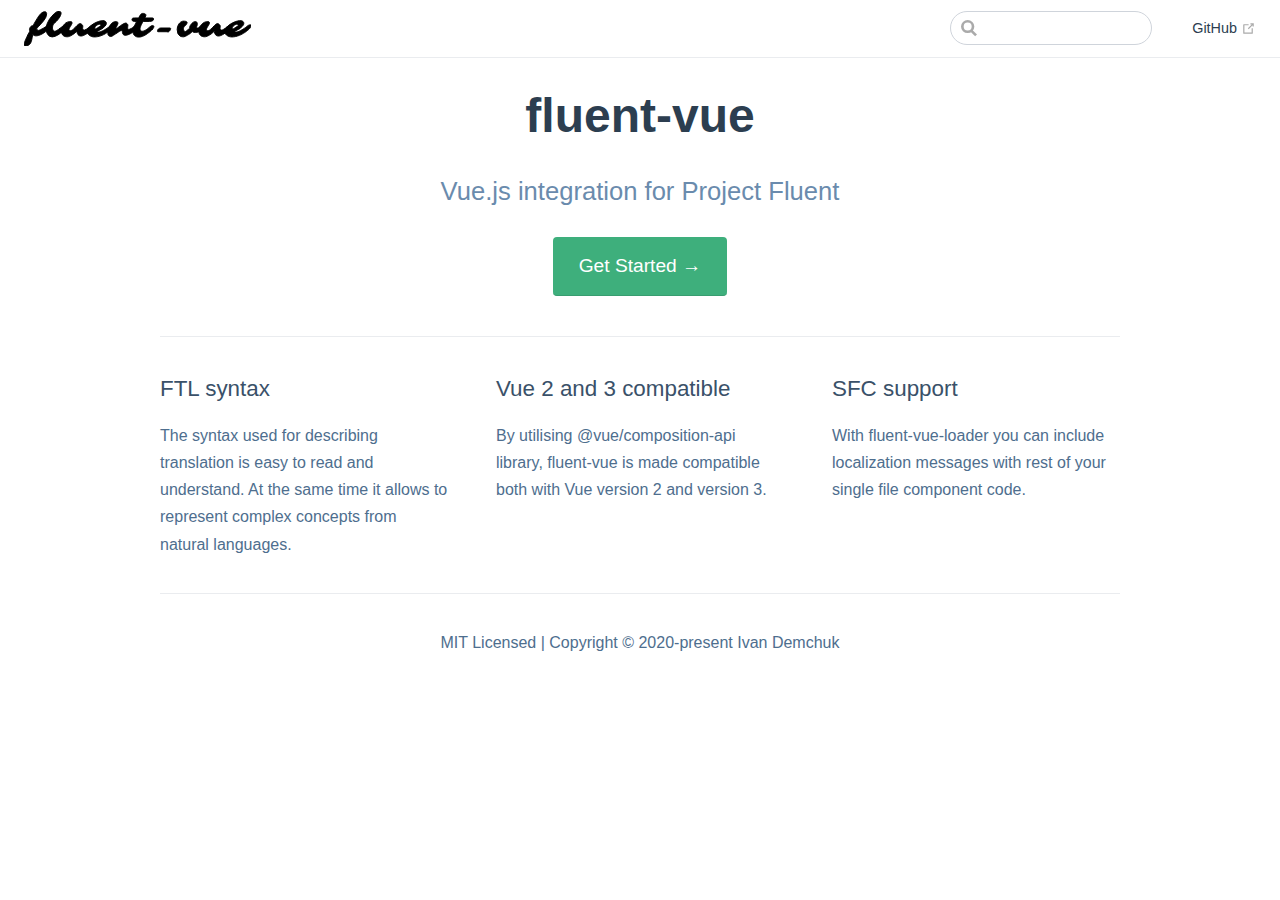
<file: index.html>
<!DOCTYPE html>
<html lang="en-US">
  <head>
    <meta charset="utf-8">
    <meta name="viewport" content="width=device-width,initial-scale=1">
    <title>fluent-vue</title>
    <meta name="generator" content="VuePress 1.8.0">
    
    <meta name="description" content="">
    
    <link rel="preload" href="/assets/css/0.styles.9f7420d7.css" as="style"><link rel="preload" href="/assets/js/app.a3692e88.js" as="script"><link rel="preload" href="/assets/js/2.7186c4b0.js" as="script"><link rel="preload" href="/assets/js/3.b3a0a900.js" as="script"><link rel="preload" href="/assets/js/8.81fa02ca.js" as="script"><link rel="prefetch" href="/assets/js/10.2b64b5b8.js"><link rel="prefetch" href="/assets/js/11.f7fa9a51.js"><link rel="prefetch" href="/assets/js/12.984e29cc.js"><link rel="prefetch" href="/assets/js/4.c5cb0c65.js"><link rel="prefetch" href="/assets/js/5.90c42909.js"><link rel="prefetch" href="/assets/js/6.b42a7a56.js"><link rel="prefetch" href="/assets/js/7.ab256a3d.js"><link rel="prefetch" href="/assets/js/9.483da028.js">
    <link rel="stylesheet" href="/assets/css/0.styles.9f7420d7.css">
  </head>
  <body>
    <div id="app" data-server-rendered="true"><div class="theme-container no-sidebar"><header class="navbar"><div class="sidebar-button"><svg xmlns="http://www.w3.org/2000/svg" aria-hidden="true" role="img" viewBox="0 0 448 512" class="icon"><path fill="currentColor" d="M436 124H12c-6.627 0-12-5.373-12-12V80c0-6.627 5.373-12 12-12h424c6.627 0 12 5.373 12 12v32c0 6.627-5.373 12-12 12zm0 160H12c-6.627 0-12-5.373-12-12v-32c0-6.627 5.373-12 12-12h424c6.627 0 12 5.373 12 12v32c0 6.627-5.373 12-12 12zm0 160H12c-6.627 0-12-5.373-12-12v-32c0-6.627 5.373-12 12-12h424c6.627 0 12 5.373 12 12v32c0 6.627-5.373 12-12 12z"></path></svg></div> <a href="/" aria-current="page" class="home-link router-link-exact-active router-link-active"><img src="/assets/img/logo.01d5615a.svg" alt="fluent-vue" class="logo"></a> <div class="links"><div class="search-box"><input aria-label="Search" autocomplete="off" spellcheck="false" value=""> <!----></div> <nav class="nav-links can-hide"> <a href="https://github.com/demivan/fluent-vue" target="_blank" rel="noopener noreferrer" class="repo-link">
    GitHub
    <span><svg xmlns="http://www.w3.org/2000/svg" aria-hidden="true" focusable="false" x="0px" y="0px" viewBox="0 0 100 100" width="15" height="15" class="icon outbound"><path fill="currentColor" d="M18.8,85.1h56l0,0c2.2,0,4-1.8,4-4v-32h-8v28h-48v-48h28v-8h-32l0,0c-2.2,0-4,1.8-4,4v56C14.8,83.3,16.6,85.1,18.8,85.1z"></path> <polygon fill="currentColor" points="45.7,48.7 51.3,54.3 77.2,28.5 77.2,37.2 85.2,37.2 85.2,14.9 62.8,14.9 62.8,22.9 71.5,22.9"></polygon></svg> <span class="sr-only">(opens new window)</span></span></a></nav></div></header> <div class="sidebar-mask"></div> <aside class="sidebar"><nav class="nav-links"> <a href="https://github.com/demivan/fluent-vue" target="_blank" rel="noopener noreferrer" class="repo-link">
    GitHub
    <span><svg xmlns="http://www.w3.org/2000/svg" aria-hidden="true" focusable="false" x="0px" y="0px" viewBox="0 0 100 100" width="15" height="15" class="icon outbound"><path fill="currentColor" d="M18.8,85.1h56l0,0c2.2,0,4-1.8,4-4v-32h-8v28h-48v-48h28v-8h-32l0,0c-2.2,0-4,1.8-4,4v56C14.8,83.3,16.6,85.1,18.8,85.1z"></path> <polygon fill="currentColor" points="45.7,48.7 51.3,54.3 77.2,28.5 77.2,37.2 85.2,37.2 85.2,14.9 62.8,14.9 62.8,22.9 71.5,22.9"></polygon></svg> <span class="sr-only">(opens new window)</span></span></a></nav>  <ul class="sidebar-links"><li><a href="/introduction.html" class="sidebar-link">Introduction</a><ul class="sidebar-sub-headers"><li class="sidebar-sub-header"><a href="/introduction.html#example" class="sidebar-link">Example</a></li><li class="sidebar-sub-header"><a href="/introduction.html#ftl-syntax" class="sidebar-link">FTL syntax</a></li></ul></li><li><a href="/instalation.html" class="sidebar-link">Instalation</a><ul class="sidebar-sub-headers"><li class="sidebar-sub-header"><a href="/instalation.html#compatibility" class="sidebar-link">Compatibility</a></li><li class="sidebar-sub-header"><a href="/instalation.html#install-npm-packages" class="sidebar-link">Install npm packages</a></li><li class="sidebar-sub-header"><a href="/instalation.html#configure-and-install-vue-plugin" class="sidebar-link">Configure and install Vue plugin</a></li></ul></li><li><a href="/api.html" class="sidebar-link">Api</a><ul class="sidebar-sub-headers"><li class="sidebar-sub-header"><a href="/api.html#t-method" class="sidebar-link">$t method</a></li><li class="sidebar-sub-header"><a href="/api.html#ta-method" class="sidebar-link">$ta method</a></li><li class="sidebar-sub-header"><a href="/api.html#v-t-directive" class="sidebar-link">v-t directive</a></li><li class="sidebar-sub-header"><a href="/api.html#i18n-component" class="sidebar-link">i18n component</a></li></ul></li><li><a href="/integrations.html" class="sidebar-link">Integrations</a><ul class="sidebar-sub-headers"><li class="sidebar-sub-header"><a href="/integrations.html#webpack" class="sidebar-link">Webpack</a></li></ul></li></ul> </aside> <main aria-labelledby="main-title" class="home"><header class="hero"><!----> <h1 id="main-title">
      fluent-vue
    </h1> <p class="description">
      Vue.js integration for Project Fluent
    </p> <p class="action"><a href="/introduction.html" class="nav-link action-button">
  Get Started →
</a></p></header> <div class="features"><div class="feature"><h2>FTL syntax</h2> <p>The syntax used for describing translation is easy to read and understand. At the same time it allows to represent complex concepts from natural languages.</p></div><div class="feature"><h2>Vue 2 and 3 compatible</h2> <p>By utilising @vue/composition-api library, fluent-vue is made compatible both with Vue version 2 and version 3.</p></div><div class="feature"><h2>SFC support</h2> <p>With fluent-vue-loader you can include localization messages with rest of your single file component code.</p></div></div> <div class="theme-default-content custom content__default"></div> <div class="footer">
    MIT Licensed | Copyright © 2020-present Ivan Demchuk
  </div></main></div><div class="global-ui"></div></div>
    <script src="/assets/js/app.a3692e88.js" defer></script><script src="/assets/js/2.7186c4b0.js" defer></script><script src="/assets/js/3.b3a0a900.js" defer></script><script src="/assets/js/8.81fa02ca.js" defer></script>
  </body>
</html>
</file>
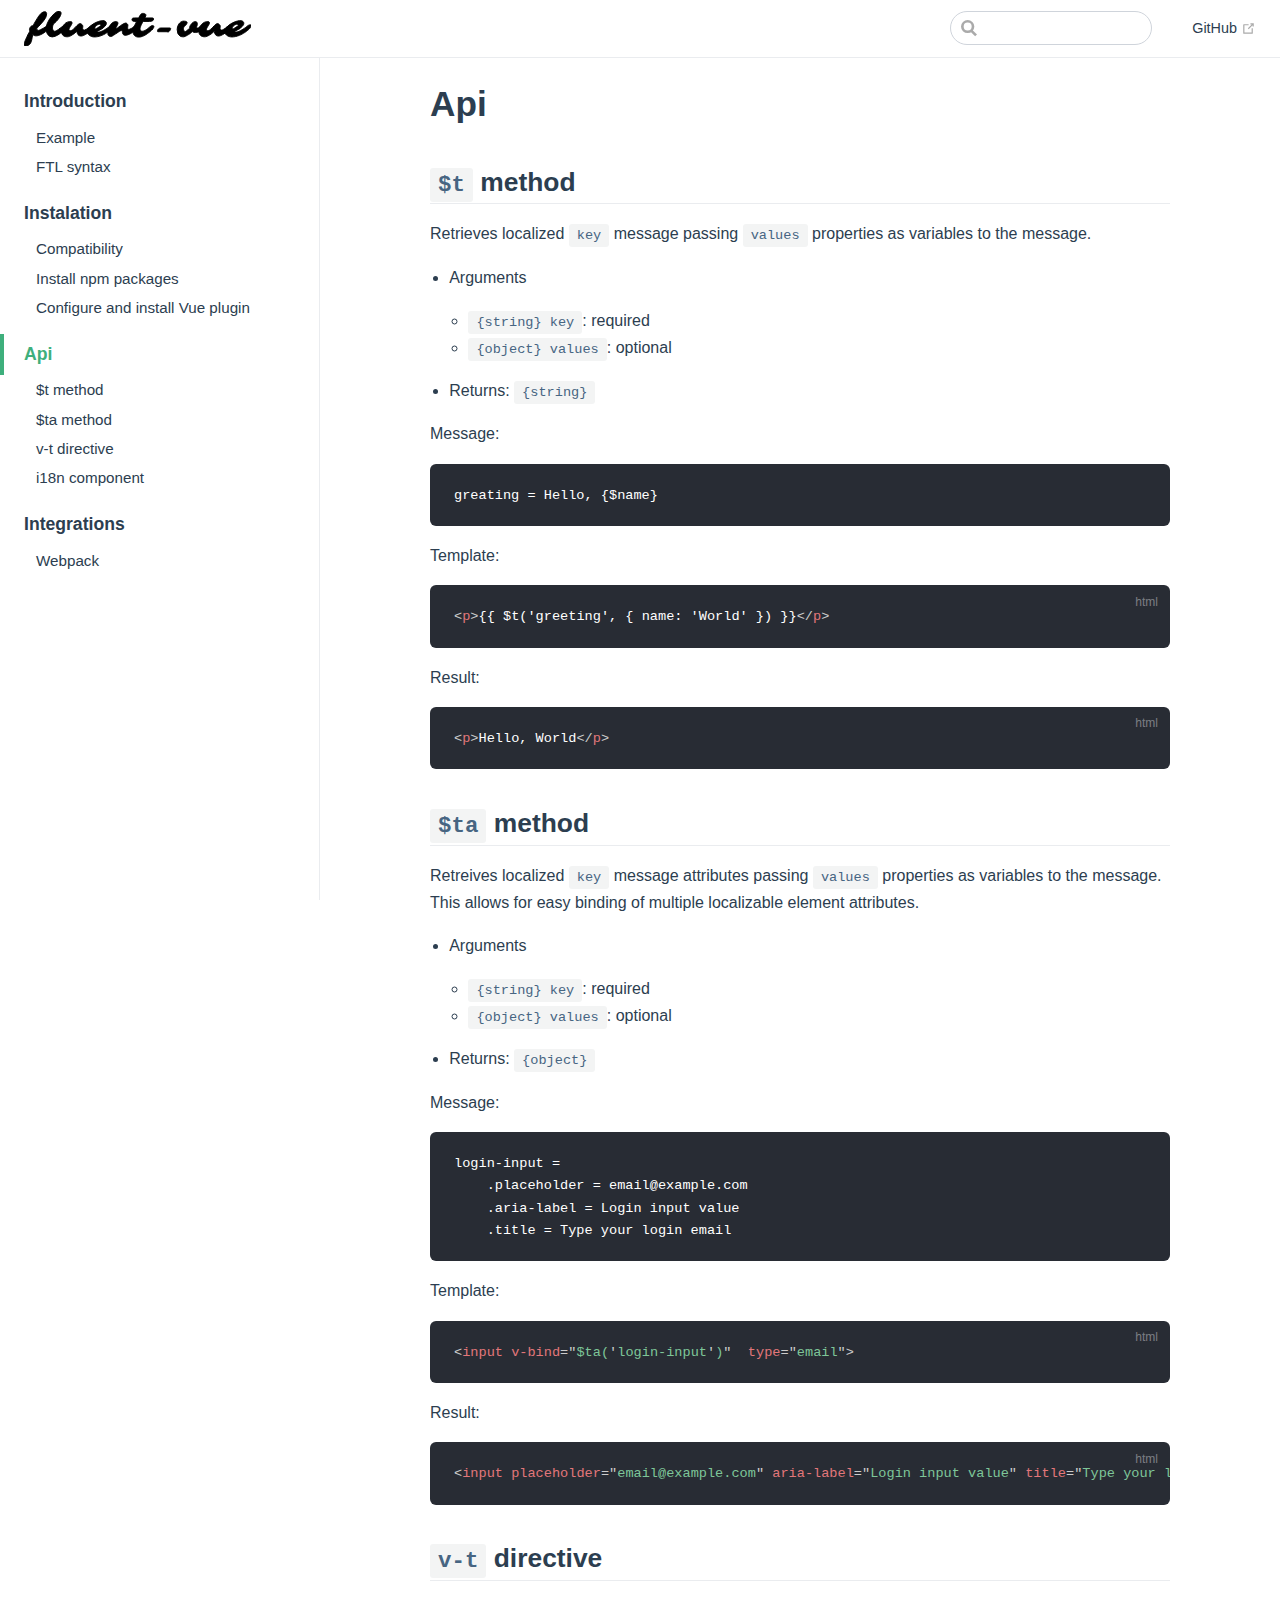
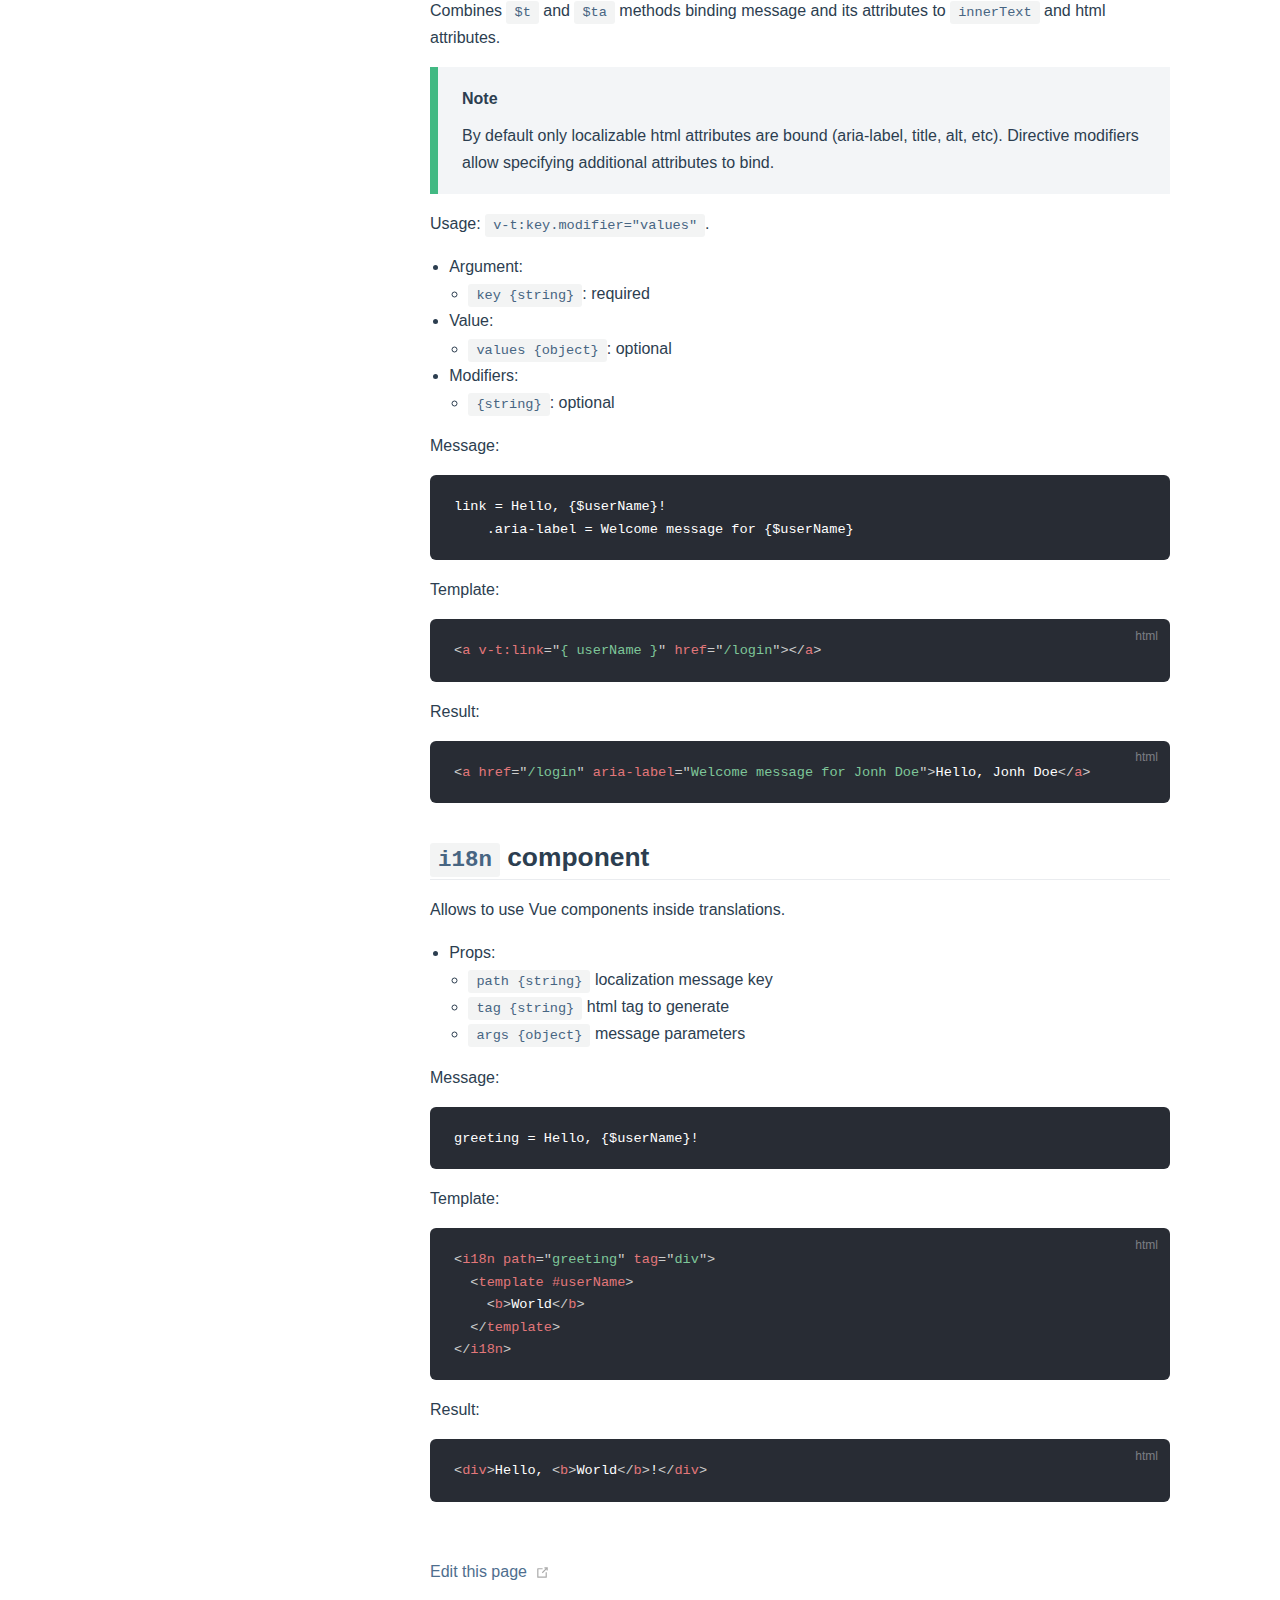
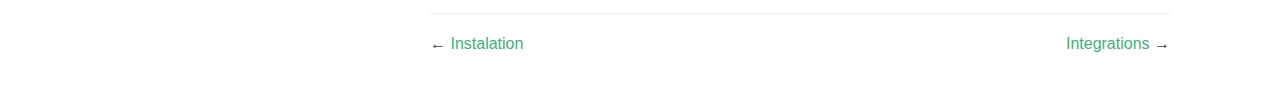
<file: api.html>
<!DOCTYPE html>
<html lang="en-US">
  <head>
    <meta charset="utf-8">
    <meta name="viewport" content="width=device-width,initial-scale=1">
    <title>Api | fluent-vue</title>
    <meta name="generator" content="VuePress 1.8.0">
    
    <meta name="description" content="">
    
    <link rel="preload" href="/assets/css/0.styles.9f7420d7.css" as="style"><link rel="preload" href="/assets/js/app.a3692e88.js" as="script"><link rel="preload" href="/assets/js/2.7186c4b0.js" as="script"><link rel="preload" href="/assets/js/3.b3a0a900.js" as="script"><link rel="preload" href="/assets/js/9.483da028.js" as="script"><link rel="prefetch" href="/assets/js/10.2b64b5b8.js"><link rel="prefetch" href="/assets/js/11.f7fa9a51.js"><link rel="prefetch" href="/assets/js/12.984e29cc.js"><link rel="prefetch" href="/assets/js/4.c5cb0c65.js"><link rel="prefetch" href="/assets/js/5.90c42909.js"><link rel="prefetch" href="/assets/js/6.b42a7a56.js"><link rel="prefetch" href="/assets/js/7.ab256a3d.js"><link rel="prefetch" href="/assets/js/8.81fa02ca.js">
    <link rel="stylesheet" href="/assets/css/0.styles.9f7420d7.css">
  </head>
  <body>
    <div id="app" data-server-rendered="true"><div class="theme-container"><header class="navbar"><div class="sidebar-button"><svg xmlns="http://www.w3.org/2000/svg" aria-hidden="true" role="img" viewBox="0 0 448 512" class="icon"><path fill="currentColor" d="M436 124H12c-6.627 0-12-5.373-12-12V80c0-6.627 5.373-12 12-12h424c6.627 0 12 5.373 12 12v32c0 6.627-5.373 12-12 12zm0 160H12c-6.627 0-12-5.373-12-12v-32c0-6.627 5.373-12 12-12h424c6.627 0 12 5.373 12 12v32c0 6.627-5.373 12-12 12zm0 160H12c-6.627 0-12-5.373-12-12v-32c0-6.627 5.373-12 12-12h424c6.627 0 12 5.373 12 12v32c0 6.627-5.373 12-12 12z"></path></svg></div> <a href="/" class="home-link router-link-active"><img src="/assets/img/logo.01d5615a.svg" alt="fluent-vue" class="logo"></a> <div class="links"><div class="search-box"><input aria-label="Search" autocomplete="off" spellcheck="false" value=""> <!----></div> <nav class="nav-links can-hide"> <a href="https://github.com/demivan/fluent-vue" target="_blank" rel="noopener noreferrer" class="repo-link">
    GitHub
    <span><svg xmlns="http://www.w3.org/2000/svg" aria-hidden="true" focusable="false" x="0px" y="0px" viewBox="0 0 100 100" width="15" height="15" class="icon outbound"><path fill="currentColor" d="M18.8,85.1h56l0,0c2.2,0,4-1.8,4-4v-32h-8v28h-48v-48h28v-8h-32l0,0c-2.2,0-4,1.8-4,4v56C14.8,83.3,16.6,85.1,18.8,85.1z"></path> <polygon fill="currentColor" points="45.7,48.7 51.3,54.3 77.2,28.5 77.2,37.2 85.2,37.2 85.2,14.9 62.8,14.9 62.8,22.9 71.5,22.9"></polygon></svg> <span class="sr-only">(opens new window)</span></span></a></nav></div></header> <div class="sidebar-mask"></div> <aside class="sidebar"><nav class="nav-links"> <a href="https://github.com/demivan/fluent-vue" target="_blank" rel="noopener noreferrer" class="repo-link">
    GitHub
    <span><svg xmlns="http://www.w3.org/2000/svg" aria-hidden="true" focusable="false" x="0px" y="0px" viewBox="0 0 100 100" width="15" height="15" class="icon outbound"><path fill="currentColor" d="M18.8,85.1h56l0,0c2.2,0,4-1.8,4-4v-32h-8v28h-48v-48h28v-8h-32l0,0c-2.2,0-4,1.8-4,4v56C14.8,83.3,16.6,85.1,18.8,85.1z"></path> <polygon fill="currentColor" points="45.7,48.7 51.3,54.3 77.2,28.5 77.2,37.2 85.2,37.2 85.2,14.9 62.8,14.9 62.8,22.9 71.5,22.9"></polygon></svg> <span class="sr-only">(opens new window)</span></span></a></nav>  <ul class="sidebar-links"><li><a href="/introduction.html" class="sidebar-link">Introduction</a><ul class="sidebar-sub-headers"><li class="sidebar-sub-header"><a href="/introduction.html#example" class="sidebar-link">Example</a></li><li class="sidebar-sub-header"><a href="/introduction.html#ftl-syntax" class="sidebar-link">FTL syntax</a></li></ul></li><li><a href="/instalation.html" class="sidebar-link">Instalation</a><ul class="sidebar-sub-headers"><li class="sidebar-sub-header"><a href="/instalation.html#compatibility" class="sidebar-link">Compatibility</a></li><li class="sidebar-sub-header"><a href="/instalation.html#install-npm-packages" class="sidebar-link">Install npm packages</a></li><li class="sidebar-sub-header"><a href="/instalation.html#configure-and-install-vue-plugin" class="sidebar-link">Configure and install Vue plugin</a></li></ul></li><li><a href="/api.html" aria-current="page" class="active sidebar-link">Api</a><ul class="sidebar-sub-headers"><li class="sidebar-sub-header"><a href="/api.html#t-method" class="sidebar-link">$t method</a></li><li class="sidebar-sub-header"><a href="/api.html#ta-method" class="sidebar-link">$ta method</a></li><li class="sidebar-sub-header"><a href="/api.html#v-t-directive" class="sidebar-link">v-t directive</a></li><li class="sidebar-sub-header"><a href="/api.html#i18n-component" class="sidebar-link">i18n component</a></li></ul></li><li><a href="/integrations.html" class="sidebar-link">Integrations</a><ul class="sidebar-sub-headers"><li class="sidebar-sub-header"><a href="/integrations.html#webpack" class="sidebar-link">Webpack</a></li></ul></li></ul> </aside> <main class="page"> <div class="theme-default-content content__default"><h1 id="api"><a href="#api" class="header-anchor">#</a> Api</h1> <h2 id="t-method"><a href="#t-method" class="header-anchor">#</a> <code>$t</code> method</h2> <p>Retrieves localized <code>key</code> message passing <code>values</code> properties as variables to the message.</p> <ul><li><p>Arguments</p> <ul><li><code>{string} key</code>: required</li> <li><code>{object} values</code>: optional</li></ul></li> <li><p>Returns: <code>{string}</code></p></li></ul> <p>Message:</p> <div class="language- extra-class"><pre class="language-text"><code>greating = Hello, {$name}
</code></pre></div><p>Template:</p> <div class="language-html extra-class"><pre class="language-html"><code><span class="token tag"><span class="token tag"><span class="token punctuation">&lt;</span>p</span><span class="token punctuation">&gt;</span></span>{{ $t('greeting', { name: 'World' }) }}<span class="token tag"><span class="token tag"><span class="token punctuation">&lt;/</span>p</span><span class="token punctuation">&gt;</span></span>
</code></pre></div><p>Result:</p> <div class="language-html extra-class"><pre class="language-html"><code><span class="token tag"><span class="token tag"><span class="token punctuation">&lt;</span>p</span><span class="token punctuation">&gt;</span></span>Hello, World<span class="token tag"><span class="token tag"><span class="token punctuation">&lt;/</span>p</span><span class="token punctuation">&gt;</span></span>
</code></pre></div><h2 id="ta-method"><a href="#ta-method" class="header-anchor">#</a> <code>$ta</code> method</h2> <p>Retreives localized <code>key</code> message attributes passing <code>values</code> properties as variables to the message.<br>
This allows for easy binding of multiple localizable element attributes.</p> <ul><li><p>Arguments</p> <ul><li><code>{string} key</code>: required</li> <li><code>{object} values</code>: optional</li></ul></li> <li><p>Returns: <code>{object}</code></p></li></ul> <p>Message:</p> <div class="language- extra-class"><pre class="language-text"><code>login-input =
    .placeholder = email@example.com
    .aria-label = Login input value
    .title = Type your login email
</code></pre></div><p>Template:</p> <div class="language-html extra-class"><pre class="language-html"><code><span class="token tag"><span class="token tag"><span class="token punctuation">&lt;</span>input</span> <span class="token attr-name">v-bind</span><span class="token attr-value"><span class="token punctuation attr-equals">=</span><span class="token punctuation">&quot;</span>$ta(<span class="token punctuation">'</span>login-input<span class="token punctuation">'</span>)<span class="token punctuation">&quot;</span></span>  <span class="token attr-name">type</span><span class="token attr-value"><span class="token punctuation attr-equals">=</span><span class="token punctuation">&quot;</span>email<span class="token punctuation">&quot;</span></span><span class="token punctuation">&gt;</span></span>
</code></pre></div><p>Result:</p> <div class="language-html extra-class"><pre class="language-html"><code><span class="token tag"><span class="token tag"><span class="token punctuation">&lt;</span>input</span> <span class="token attr-name">placeholder</span><span class="token attr-value"><span class="token punctuation attr-equals">=</span><span class="token punctuation">&quot;</span>email@example.com<span class="token punctuation">&quot;</span></span> <span class="token attr-name">aria-label</span><span class="token attr-value"><span class="token punctuation attr-equals">=</span><span class="token punctuation">&quot;</span>Login input value<span class="token punctuation">&quot;</span></span> <span class="token attr-name">title</span><span class="token attr-value"><span class="token punctuation attr-equals">=</span><span class="token punctuation">&quot;</span>Type your login email<span class="token punctuation">&quot;</span></span> <span class="token attr-name">type</span><span class="token attr-value"><span class="token punctuation attr-equals">=</span><span class="token punctuation">&quot;</span>email<span class="token punctuation">&quot;</span></span><span class="token punctuation">&gt;</span></span>
</code></pre></div><h2 id="v-t-directive"><a href="#v-t-directive" class="header-anchor">#</a> <code>v-t</code> directive</h2> <p>Combines <code>$t</code> and <code>$ta</code> methods binding message and its attributes to <code>innerText</code> and html attributes.</p> <div class="custom-block tip"><p class="custom-block-title">Note</p> <p>By default only localizable html attributes are bound (aria-label, title, alt, etc). Directive modifiers allow specifying additional attributes to bind.</p></div> <p>Usage: <code>v-t:key.modifier=&quot;values&quot;</code>.</p> <ul><li>Argument:
<ul><li><code>key {string}</code>: required</li></ul></li> <li>Value:
<ul><li><code>values {object}</code>: optional</li></ul></li> <li>Modifiers:
<ul><li><code>{string}</code>: optional</li></ul></li></ul> <p>Message:</p> <div class="language- extra-class"><pre class="language-text"><code>link = Hello, {$userName}!
    .aria-label = Welcome message for {$userName}
</code></pre></div><p>Template:</p> <div class="language-html extra-class"><pre class="language-html"><code><span class="token tag"><span class="token tag"><span class="token punctuation">&lt;</span>a</span> <span class="token attr-name"><span class="token namespace">v-t:</span>link</span><span class="token attr-value"><span class="token punctuation attr-equals">=</span><span class="token punctuation">&quot;</span>{ userName }<span class="token punctuation">&quot;</span></span> <span class="token attr-name">href</span><span class="token attr-value"><span class="token punctuation attr-equals">=</span><span class="token punctuation">&quot;</span>/login<span class="token punctuation">&quot;</span></span><span class="token punctuation">&gt;</span></span><span class="token tag"><span class="token tag"><span class="token punctuation">&lt;/</span>a</span><span class="token punctuation">&gt;</span></span>
</code></pre></div><p>Result:</p> <div class="language-html extra-class"><pre class="language-html"><code><span class="token tag"><span class="token tag"><span class="token punctuation">&lt;</span>a</span> <span class="token attr-name">href</span><span class="token attr-value"><span class="token punctuation attr-equals">=</span><span class="token punctuation">&quot;</span>/login<span class="token punctuation">&quot;</span></span> <span class="token attr-name">aria-label</span><span class="token attr-value"><span class="token punctuation attr-equals">=</span><span class="token punctuation">&quot;</span>Welcome message for ⁨Jonh Doe⁩<span class="token punctuation">&quot;</span></span><span class="token punctuation">&gt;</span></span>Hello, ⁨Jonh Doe⁩<span class="token tag"><span class="token tag"><span class="token punctuation">&lt;/</span>a</span><span class="token punctuation">&gt;</span></span>
</code></pre></div><h2 id="i18n-component"><a href="#i18n-component" class="header-anchor">#</a> <code>i18n</code> component</h2> <p>Allows to use Vue components inside translations.</p> <ul><li>Props:
<ul><li><code>path {string}</code> localization message key</li> <li><code>tag {string}</code> html tag to generate</li> <li><code>args {object}</code> message parameters</li></ul></li></ul> <p>Message:</p> <div class="language- extra-class"><pre class="language-text"><code>greeting = Hello, {$userName}!
</code></pre></div><p>Template:</p> <div class="language-html extra-class"><pre class="language-html"><code><span class="token tag"><span class="token tag"><span class="token punctuation">&lt;</span>i18n</span> <span class="token attr-name">path</span><span class="token attr-value"><span class="token punctuation attr-equals">=</span><span class="token punctuation">&quot;</span>greeting<span class="token punctuation">&quot;</span></span> <span class="token attr-name">tag</span><span class="token attr-value"><span class="token punctuation attr-equals">=</span><span class="token punctuation">&quot;</span>div<span class="token punctuation">&quot;</span></span><span class="token punctuation">&gt;</span></span>
  <span class="token tag"><span class="token tag"><span class="token punctuation">&lt;</span>template</span> <span class="token attr-name">#userName</span><span class="token punctuation">&gt;</span></span>
    <span class="token tag"><span class="token tag"><span class="token punctuation">&lt;</span>b</span><span class="token punctuation">&gt;</span></span>World<span class="token tag"><span class="token tag"><span class="token punctuation">&lt;/</span>b</span><span class="token punctuation">&gt;</span></span>
  <span class="token tag"><span class="token tag"><span class="token punctuation">&lt;/</span>template</span><span class="token punctuation">&gt;</span></span>
<span class="token tag"><span class="token tag"><span class="token punctuation">&lt;/</span>i18n</span><span class="token punctuation">&gt;</span></span>
</code></pre></div><p>Result:</p> <div class="language-html extra-class"><pre class="language-html"><code><span class="token tag"><span class="token tag"><span class="token punctuation">&lt;</span>div</span><span class="token punctuation">&gt;</span></span>Hello, <span class="token tag"><span class="token tag"><span class="token punctuation">&lt;</span>b</span><span class="token punctuation">&gt;</span></span>World<span class="token tag"><span class="token tag"><span class="token punctuation">&lt;/</span>b</span><span class="token punctuation">&gt;</span></span>!<span class="token tag"><span class="token tag"><span class="token punctuation">&lt;/</span>div</span><span class="token punctuation">&gt;</span></span>
</code></pre></div></div> <footer class="page-edit"><div class="edit-link"><a href="https://github.com/demivan/fluent-vue/edit/develop/docs/api.md" target="_blank" rel="noopener noreferrer">Edit this page</a> <span><svg xmlns="http://www.w3.org/2000/svg" aria-hidden="true" focusable="false" x="0px" y="0px" viewBox="0 0 100 100" width="15" height="15" class="icon outbound"><path fill="currentColor" d="M18.8,85.1h56l0,0c2.2,0,4-1.8,4-4v-32h-8v28h-48v-48h28v-8h-32l0,0c-2.2,0-4,1.8-4,4v56C14.8,83.3,16.6,85.1,18.8,85.1z"></path> <polygon fill="currentColor" points="45.7,48.7 51.3,54.3 77.2,28.5 77.2,37.2 85.2,37.2 85.2,14.9 62.8,14.9 62.8,22.9 71.5,22.9"></polygon></svg> <span class="sr-only">(opens new window)</span></span></div> <!----></footer> <div class="page-nav"><p class="inner"><span class="prev">
      ←
      <a href="/instalation.html" class="prev">
        Instalation
      </a></span> <span class="next"><a href="/integrations.html">
        Integrations
      </a>
      →
    </span></p></div> </main></div><div class="global-ui"></div></div>
    <script src="/assets/js/app.a3692e88.js" defer></script><script src="/assets/js/2.7186c4b0.js" defer></script><script src="/assets/js/3.b3a0a900.js" defer></script><script src="/assets/js/9.483da028.js" defer></script>
  </body>
</html>
</file>
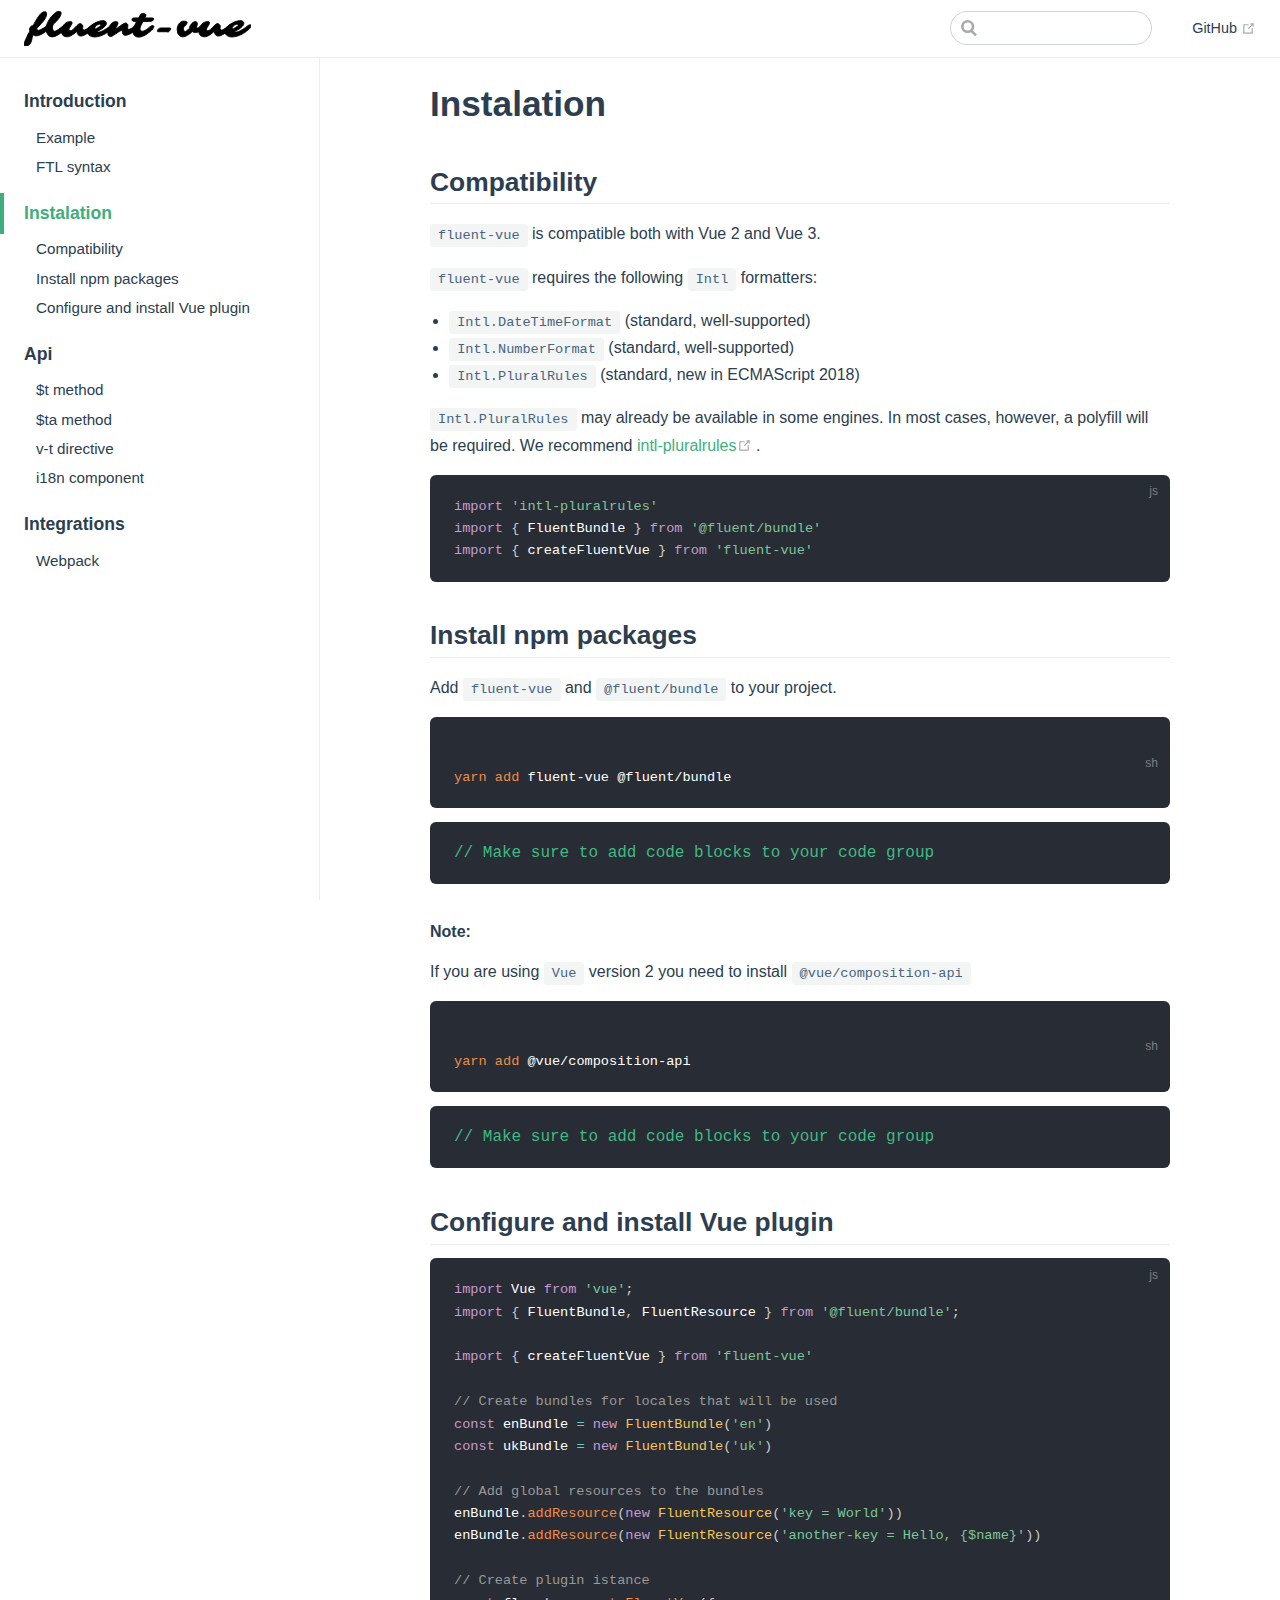
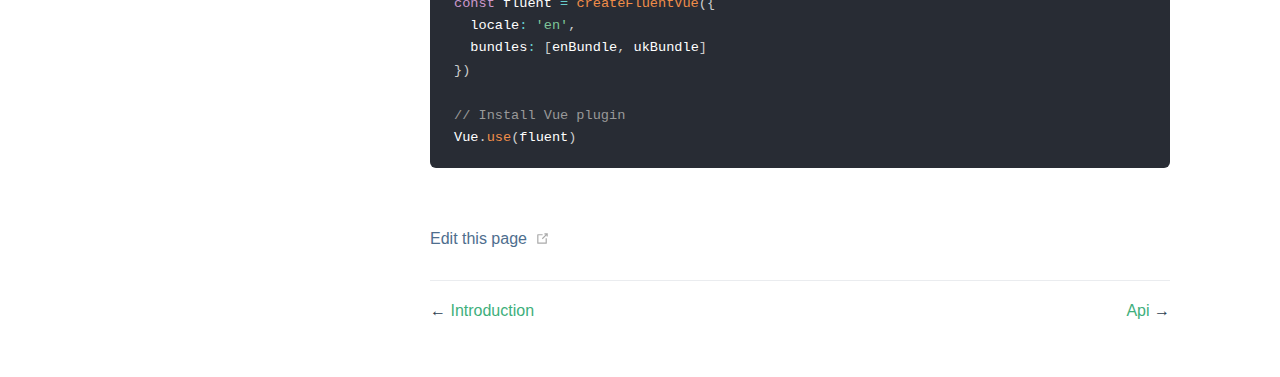
<file: instalation.html>
<!DOCTYPE html>
<html lang="en-US">
  <head>
    <meta charset="utf-8">
    <meta name="viewport" content="width=device-width,initial-scale=1">
    <title>Instalation | fluent-vue</title>
    <meta name="generator" content="VuePress 1.8.0">
    
    <meta name="description" content="">
    
    <link rel="preload" href="/assets/css/0.styles.9f7420d7.css" as="style"><link rel="preload" href="/assets/js/app.a3692e88.js" as="script"><link rel="preload" href="/assets/js/2.7186c4b0.js" as="script"><link rel="preload" href="/assets/js/3.b3a0a900.js" as="script"><link rel="preload" href="/assets/js/10.2b64b5b8.js" as="script"><link rel="preload" href="/assets/js/6.b42a7a56.js" as="script"><link rel="preload" href="/assets/js/5.90c42909.js" as="script"><link rel="prefetch" href="/assets/js/11.f7fa9a51.js"><link rel="prefetch" href="/assets/js/12.984e29cc.js"><link rel="prefetch" href="/assets/js/4.c5cb0c65.js"><link rel="prefetch" href="/assets/js/7.ab256a3d.js"><link rel="prefetch" href="/assets/js/8.81fa02ca.js"><link rel="prefetch" href="/assets/js/9.483da028.js">
    <link rel="stylesheet" href="/assets/css/0.styles.9f7420d7.css">
  </head>
  <body>
    <div id="app" data-server-rendered="true"><div class="theme-container"><header class="navbar"><div class="sidebar-button"><svg xmlns="http://www.w3.org/2000/svg" aria-hidden="true" role="img" viewBox="0 0 448 512" class="icon"><path fill="currentColor" d="M436 124H12c-6.627 0-12-5.373-12-12V80c0-6.627 5.373-12 12-12h424c6.627 0 12 5.373 12 12v32c0 6.627-5.373 12-12 12zm0 160H12c-6.627 0-12-5.373-12-12v-32c0-6.627 5.373-12 12-12h424c6.627 0 12 5.373 12 12v32c0 6.627-5.373 12-12 12zm0 160H12c-6.627 0-12-5.373-12-12v-32c0-6.627 5.373-12 12-12h424c6.627 0 12 5.373 12 12v32c0 6.627-5.373 12-12 12z"></path></svg></div> <a href="/" class="home-link router-link-active"><img src="/assets/img/logo.01d5615a.svg" alt="fluent-vue" class="logo"></a> <div class="links"><div class="search-box"><input aria-label="Search" autocomplete="off" spellcheck="false" value=""> <!----></div> <nav class="nav-links can-hide"> <a href="https://github.com/demivan/fluent-vue" target="_blank" rel="noopener noreferrer" class="repo-link">
    GitHub
    <span><svg xmlns="http://www.w3.org/2000/svg" aria-hidden="true" focusable="false" x="0px" y="0px" viewBox="0 0 100 100" width="15" height="15" class="icon outbound"><path fill="currentColor" d="M18.8,85.1h56l0,0c2.2,0,4-1.8,4-4v-32h-8v28h-48v-48h28v-8h-32l0,0c-2.2,0-4,1.8-4,4v56C14.8,83.3,16.6,85.1,18.8,85.1z"></path> <polygon fill="currentColor" points="45.7,48.7 51.3,54.3 77.2,28.5 77.2,37.2 85.2,37.2 85.2,14.9 62.8,14.9 62.8,22.9 71.5,22.9"></polygon></svg> <span class="sr-only">(opens new window)</span></span></a></nav></div></header> <div class="sidebar-mask"></div> <aside class="sidebar"><nav class="nav-links"> <a href="https://github.com/demivan/fluent-vue" target="_blank" rel="noopener noreferrer" class="repo-link">
    GitHub
    <span><svg xmlns="http://www.w3.org/2000/svg" aria-hidden="true" focusable="false" x="0px" y="0px" viewBox="0 0 100 100" width="15" height="15" class="icon outbound"><path fill="currentColor" d="M18.8,85.1h56l0,0c2.2,0,4-1.8,4-4v-32h-8v28h-48v-48h28v-8h-32l0,0c-2.2,0-4,1.8-4,4v56C14.8,83.3,16.6,85.1,18.8,85.1z"></path> <polygon fill="currentColor" points="45.7,48.7 51.3,54.3 77.2,28.5 77.2,37.2 85.2,37.2 85.2,14.9 62.8,14.9 62.8,22.9 71.5,22.9"></polygon></svg> <span class="sr-only">(opens new window)</span></span></a></nav>  <ul class="sidebar-links"><li><a href="/introduction.html" class="sidebar-link">Introduction</a><ul class="sidebar-sub-headers"><li class="sidebar-sub-header"><a href="/introduction.html#example" class="sidebar-link">Example</a></li><li class="sidebar-sub-header"><a href="/introduction.html#ftl-syntax" class="sidebar-link">FTL syntax</a></li></ul></li><li><a href="/instalation.html" aria-current="page" class="active sidebar-link">Instalation</a><ul class="sidebar-sub-headers"><li class="sidebar-sub-header"><a href="/instalation.html#compatibility" class="sidebar-link">Compatibility</a></li><li class="sidebar-sub-header"><a href="/instalation.html#install-npm-packages" class="sidebar-link">Install npm packages</a></li><li class="sidebar-sub-header"><a href="/instalation.html#configure-and-install-vue-plugin" class="sidebar-link">Configure and install Vue plugin</a></li></ul></li><li><a href="/api.html" class="sidebar-link">Api</a><ul class="sidebar-sub-headers"><li class="sidebar-sub-header"><a href="/api.html#t-method" class="sidebar-link">$t method</a></li><li class="sidebar-sub-header"><a href="/api.html#ta-method" class="sidebar-link">$ta method</a></li><li class="sidebar-sub-header"><a href="/api.html#v-t-directive" class="sidebar-link">v-t directive</a></li><li class="sidebar-sub-header"><a href="/api.html#i18n-component" class="sidebar-link">i18n component</a></li></ul></li><li><a href="/integrations.html" class="sidebar-link">Integrations</a><ul class="sidebar-sub-headers"><li class="sidebar-sub-header"><a href="/integrations.html#webpack" class="sidebar-link">Webpack</a></li></ul></li></ul> </aside> <main class="page"> <div class="theme-default-content content__default"><h1 id="instalation"><a href="#instalation" class="header-anchor">#</a> Instalation</h1> <h2 id="compatibility"><a href="#compatibility" class="header-anchor">#</a> Compatibility</h2> <p><code>fluent-vue</code> is compatible both with Vue 2 and Vue 3.</p> <p><code>fluent-vue</code> requires the following <code>Intl</code> formatters:</p> <ul><li><code>Intl.DateTimeFormat</code> (standard, well-supported)</li> <li><code>Intl.NumberFormat</code> (standard, well-supported)</li> <li><code>Intl.PluralRules</code> (standard, new in ECMAScript 2018)</li></ul> <p><code>Intl.PluralRules</code> may already be available in some engines.  In most cases,
however, a polyfill will be required. We recommend <a href="https://www.npmjs.com/package/intl-pluralrules" target="_blank" rel="noopener noreferrer">intl-pluralrules<span><svg xmlns="http://www.w3.org/2000/svg" aria-hidden="true" focusable="false" x="0px" y="0px" viewBox="0 0 100 100" width="15" height="15" class="icon outbound"><path fill="currentColor" d="M18.8,85.1h56l0,0c2.2,0,4-1.8,4-4v-32h-8v28h-48v-48h28v-8h-32l0,0c-2.2,0-4,1.8-4,4v56C14.8,83.3,16.6,85.1,18.8,85.1z"></path> <polygon fill="currentColor" points="45.7,48.7 51.3,54.3 77.2,28.5 77.2,37.2 85.2,37.2 85.2,14.9 62.8,14.9 62.8,22.9 71.5,22.9"></polygon></svg> <span class="sr-only">(opens new window)</span></span></a>.</p> <div class="language-javascript extra-class"><pre class="language-javascript"><code><span class="token keyword">import</span> <span class="token string">'intl-pluralrules'</span>
<span class="token keyword">import</span> <span class="token punctuation">{</span> FluentBundle <span class="token punctuation">}</span> <span class="token keyword">from</span> <span class="token string">'@fluent/bundle'</span>
<span class="token keyword">import</span> <span class="token punctuation">{</span> createFluentVue <span class="token punctuation">}</span> <span class="token keyword">from</span> <span class="token string">'fluent-vue'</span>
</code></pre></div><h2 id="install-npm-packages"><a href="#install-npm-packages" class="header-anchor">#</a> Install npm packages</h2> <p>Add <code>fluent-vue</code> and <code>@fluent/bundle</code> to your project.</p> <div class="theme-code-group" data-v-32c2d7ed><div class="theme-code-group__nav" data-v-32c2d7ed><ul class="theme-code-group__ul" data-v-32c2d7ed></ul></div> <div class="theme-code-block theme-code-block__active" data-v-6d04095e><div class="language-bash extra-class" data-v-6d04095e><pre class="language-bash" data-v-6d04095e><code data-v-6d04095e><span class="token function" data-v-6d04095e>yarn</span> <span class="token function" data-v-6d04095e>add</span> fluent-vue @fluent/bundle
</code></pre></div></div> <div class="theme-code-block" data-v-6d04095e><div class="language-bash extra-class" data-v-6d04095e><pre class="language-bash" data-v-6d04095e><code data-v-6d04095e><span class="token function" data-v-6d04095e>npm</span> <span class="token function" data-v-6d04095e>install</span> fluent-vue @fluent/bundle
</code></pre></div></div> <pre class="pre-blank" data-v-32c2d7ed>// Make sure to add code blocks to your code group</pre></div> <h4 id="note"><a href="#note" class="header-anchor">#</a> Note:</h4> <p>If you are using <code>Vue</code> version 2 you need to install <code>@vue/composition-api</code></p> <div class="theme-code-group" data-v-32c2d7ed><div class="theme-code-group__nav" data-v-32c2d7ed><ul class="theme-code-group__ul" data-v-32c2d7ed></ul></div> <div class="theme-code-block theme-code-block__active" data-v-6d04095e><div class="language-bash extra-class" data-v-6d04095e><pre class="language-bash" data-v-6d04095e><code data-v-6d04095e><span class="token function" data-v-6d04095e>yarn</span> <span class="token function" data-v-6d04095e>add</span> @vue/composition-api
</code></pre></div></div> <div class="theme-code-block" data-v-6d04095e><div class="language-bash extra-class" data-v-6d04095e><pre class="language-bash" data-v-6d04095e><code data-v-6d04095e><span class="token function" data-v-6d04095e>npm</span> <span class="token function" data-v-6d04095e>install</span> @vue/composition-api
</code></pre></div></div> <pre class="pre-blank" data-v-32c2d7ed>// Make sure to add code blocks to your code group</pre></div> <h2 id="configure-and-install-vue-plugin"><a href="#configure-and-install-vue-plugin" class="header-anchor">#</a> Configure and install Vue plugin</h2> <div class="language-js extra-class"><pre class="language-js"><code><span class="token keyword">import</span> Vue <span class="token keyword">from</span> <span class="token string">'vue'</span><span class="token punctuation">;</span>
<span class="token keyword">import</span> <span class="token punctuation">{</span> FluentBundle<span class="token punctuation">,</span> FluentResource <span class="token punctuation">}</span> <span class="token keyword">from</span> <span class="token string">'@fluent/bundle'</span><span class="token punctuation">;</span>

<span class="token keyword">import</span> <span class="token punctuation">{</span> createFluentVue <span class="token punctuation">}</span> <span class="token keyword">from</span> <span class="token string">'fluent-vue'</span>

<span class="token comment">// Create bundles for locales that will be used</span>
<span class="token keyword">const</span> enBundle <span class="token operator">=</span> <span class="token keyword">new</span> <span class="token class-name">FluentBundle</span><span class="token punctuation">(</span><span class="token string">'en'</span><span class="token punctuation">)</span>
<span class="token keyword">const</span> ukBundle <span class="token operator">=</span> <span class="token keyword">new</span> <span class="token class-name">FluentBundle</span><span class="token punctuation">(</span><span class="token string">'uk'</span><span class="token punctuation">)</span>

<span class="token comment">// Add global resources to the bundles</span>
enBundle<span class="token punctuation">.</span><span class="token function">addResource</span><span class="token punctuation">(</span><span class="token keyword">new</span> <span class="token class-name">FluentResource</span><span class="token punctuation">(</span><span class="token string">'key = World'</span><span class="token punctuation">)</span><span class="token punctuation">)</span>
enBundle<span class="token punctuation">.</span><span class="token function">addResource</span><span class="token punctuation">(</span><span class="token keyword">new</span> <span class="token class-name">FluentResource</span><span class="token punctuation">(</span><span class="token string">'another-key = Hello, {$name}'</span><span class="token punctuation">)</span><span class="token punctuation">)</span>

<span class="token comment">// Create plugin istance</span>
<span class="token keyword">const</span> fluent <span class="token operator">=</span> <span class="token function">createFluentVue</span><span class="token punctuation">(</span><span class="token punctuation">{</span>
  locale<span class="token operator">:</span> <span class="token string">'en'</span><span class="token punctuation">,</span>
  bundles<span class="token operator">:</span> <span class="token punctuation">[</span>enBundle<span class="token punctuation">,</span> ukBundle<span class="token punctuation">]</span>
<span class="token punctuation">}</span><span class="token punctuation">)</span>

<span class="token comment">// Install Vue plugin</span>
Vue<span class="token punctuation">.</span><span class="token function">use</span><span class="token punctuation">(</span>fluent<span class="token punctuation">)</span>
</code></pre></div></div> <footer class="page-edit"><div class="edit-link"><a href="https://github.com/demivan/fluent-vue/edit/develop/docs/instalation.md" target="_blank" rel="noopener noreferrer">Edit this page</a> <span><svg xmlns="http://www.w3.org/2000/svg" aria-hidden="true" focusable="false" x="0px" y="0px" viewBox="0 0 100 100" width="15" height="15" class="icon outbound"><path fill="currentColor" d="M18.8,85.1h56l0,0c2.2,0,4-1.8,4-4v-32h-8v28h-48v-48h28v-8h-32l0,0c-2.2,0-4,1.8-4,4v56C14.8,83.3,16.6,85.1,18.8,85.1z"></path> <polygon fill="currentColor" points="45.7,48.7 51.3,54.3 77.2,28.5 77.2,37.2 85.2,37.2 85.2,14.9 62.8,14.9 62.8,22.9 71.5,22.9"></polygon></svg> <span class="sr-only">(opens new window)</span></span></div> <!----></footer> <div class="page-nav"><p class="inner"><span class="prev">
      ←
      <a href="/introduction.html" class="prev">
        Introduction
      </a></span> <span class="next"><a href="/api.html">
        Api
      </a>
      →
    </span></p></div> </main></div><div class="global-ui"></div></div>
    <script src="/assets/js/app.a3692e88.js" defer></script><script src="/assets/js/2.7186c4b0.js" defer></script><script src="/assets/js/3.b3a0a900.js" defer></script><script src="/assets/js/10.2b64b5b8.js" defer></script><script src="/assets/js/6.b42a7a56.js" defer></script><script src="/assets/js/5.90c42909.js" defer></script>
  </body>
</html>
</file>
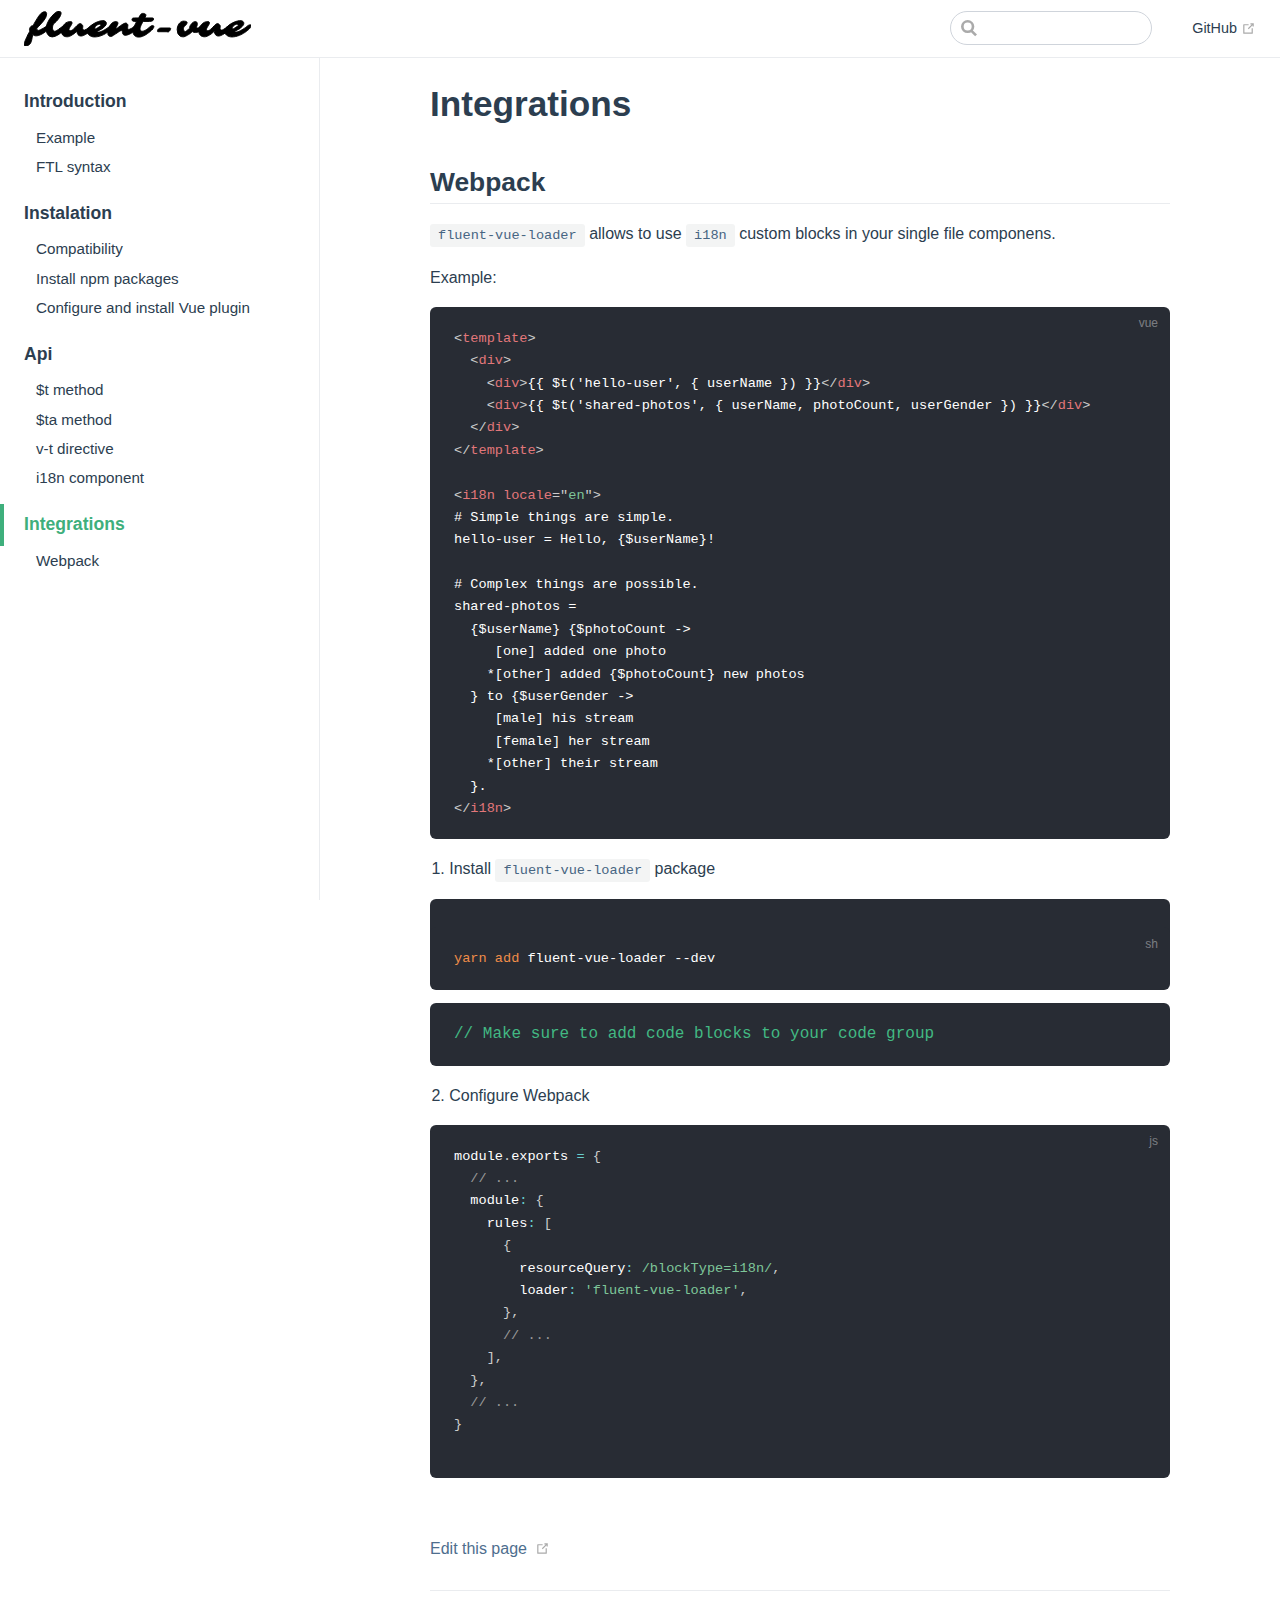
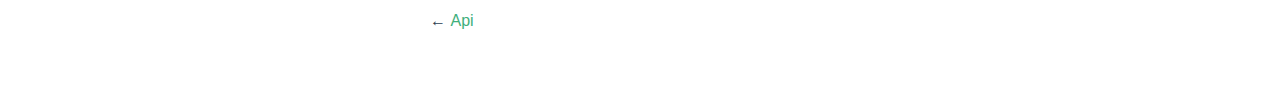
<file: integrations.html>
<!DOCTYPE html>
<html lang="en-US">
  <head>
    <meta charset="utf-8">
    <meta name="viewport" content="width=device-width,initial-scale=1">
    <title>Integrations | fluent-vue</title>
    <meta name="generator" content="VuePress 1.8.0">
    
    <meta name="description" content="">
    
    <link rel="preload" href="/assets/css/0.styles.9f7420d7.css" as="style"><link rel="preload" href="/assets/js/app.a3692e88.js" as="script"><link rel="preload" href="/assets/js/2.7186c4b0.js" as="script"><link rel="preload" href="/assets/js/3.b3a0a900.js" as="script"><link rel="preload" href="/assets/js/11.f7fa9a51.js" as="script"><link rel="preload" href="/assets/js/6.b42a7a56.js" as="script"><link rel="preload" href="/assets/js/5.90c42909.js" as="script"><link rel="prefetch" href="/assets/js/10.2b64b5b8.js"><link rel="prefetch" href="/assets/js/12.984e29cc.js"><link rel="prefetch" href="/assets/js/4.c5cb0c65.js"><link rel="prefetch" href="/assets/js/7.ab256a3d.js"><link rel="prefetch" href="/assets/js/8.81fa02ca.js"><link rel="prefetch" href="/assets/js/9.483da028.js">
    <link rel="stylesheet" href="/assets/css/0.styles.9f7420d7.css">
  </head>
  <body>
    <div id="app" data-server-rendered="true"><div class="theme-container"><header class="navbar"><div class="sidebar-button"><svg xmlns="http://www.w3.org/2000/svg" aria-hidden="true" role="img" viewBox="0 0 448 512" class="icon"><path fill="currentColor" d="M436 124H12c-6.627 0-12-5.373-12-12V80c0-6.627 5.373-12 12-12h424c6.627 0 12 5.373 12 12v32c0 6.627-5.373 12-12 12zm0 160H12c-6.627 0-12-5.373-12-12v-32c0-6.627 5.373-12 12-12h424c6.627 0 12 5.373 12 12v32c0 6.627-5.373 12-12 12zm0 160H12c-6.627 0-12-5.373-12-12v-32c0-6.627 5.373-12 12-12h424c6.627 0 12 5.373 12 12v32c0 6.627-5.373 12-12 12z"></path></svg></div> <a href="/" class="home-link router-link-active"><img src="/assets/img/logo.01d5615a.svg" alt="fluent-vue" class="logo"></a> <div class="links"><div class="search-box"><input aria-label="Search" autocomplete="off" spellcheck="false" value=""> <!----></div> <nav class="nav-links can-hide"> <a href="https://github.com/demivan/fluent-vue" target="_blank" rel="noopener noreferrer" class="repo-link">
    GitHub
    <span><svg xmlns="http://www.w3.org/2000/svg" aria-hidden="true" focusable="false" x="0px" y="0px" viewBox="0 0 100 100" width="15" height="15" class="icon outbound"><path fill="currentColor" d="M18.8,85.1h56l0,0c2.2,0,4-1.8,4-4v-32h-8v28h-48v-48h28v-8h-32l0,0c-2.2,0-4,1.8-4,4v56C14.8,83.3,16.6,85.1,18.8,85.1z"></path> <polygon fill="currentColor" points="45.7,48.7 51.3,54.3 77.2,28.5 77.2,37.2 85.2,37.2 85.2,14.9 62.8,14.9 62.8,22.9 71.5,22.9"></polygon></svg> <span class="sr-only">(opens new window)</span></span></a></nav></div></header> <div class="sidebar-mask"></div> <aside class="sidebar"><nav class="nav-links"> <a href="https://github.com/demivan/fluent-vue" target="_blank" rel="noopener noreferrer" class="repo-link">
    GitHub
    <span><svg xmlns="http://www.w3.org/2000/svg" aria-hidden="true" focusable="false" x="0px" y="0px" viewBox="0 0 100 100" width="15" height="15" class="icon outbound"><path fill="currentColor" d="M18.8,85.1h56l0,0c2.2,0,4-1.8,4-4v-32h-8v28h-48v-48h28v-8h-32l0,0c-2.2,0-4,1.8-4,4v56C14.8,83.3,16.6,85.1,18.8,85.1z"></path> <polygon fill="currentColor" points="45.7,48.7 51.3,54.3 77.2,28.5 77.2,37.2 85.2,37.2 85.2,14.9 62.8,14.9 62.8,22.9 71.5,22.9"></polygon></svg> <span class="sr-only">(opens new window)</span></span></a></nav>  <ul class="sidebar-links"><li><a href="/introduction.html" class="sidebar-link">Introduction</a><ul class="sidebar-sub-headers"><li class="sidebar-sub-header"><a href="/introduction.html#example" class="sidebar-link">Example</a></li><li class="sidebar-sub-header"><a href="/introduction.html#ftl-syntax" class="sidebar-link">FTL syntax</a></li></ul></li><li><a href="/instalation.html" class="sidebar-link">Instalation</a><ul class="sidebar-sub-headers"><li class="sidebar-sub-header"><a href="/instalation.html#compatibility" class="sidebar-link">Compatibility</a></li><li class="sidebar-sub-header"><a href="/instalation.html#install-npm-packages" class="sidebar-link">Install npm packages</a></li><li class="sidebar-sub-header"><a href="/instalation.html#configure-and-install-vue-plugin" class="sidebar-link">Configure and install Vue plugin</a></li></ul></li><li><a href="/api.html" class="sidebar-link">Api</a><ul class="sidebar-sub-headers"><li class="sidebar-sub-header"><a href="/api.html#t-method" class="sidebar-link">$t method</a></li><li class="sidebar-sub-header"><a href="/api.html#ta-method" class="sidebar-link">$ta method</a></li><li class="sidebar-sub-header"><a href="/api.html#v-t-directive" class="sidebar-link">v-t directive</a></li><li class="sidebar-sub-header"><a href="/api.html#i18n-component" class="sidebar-link">i18n component</a></li></ul></li><li><a href="/integrations.html" aria-current="page" class="active sidebar-link">Integrations</a><ul class="sidebar-sub-headers"><li class="sidebar-sub-header"><a href="/integrations.html#webpack" class="sidebar-link">Webpack</a></li></ul></li></ul> </aside> <main class="page"> <div class="theme-default-content content__default"><h1 id="integrations"><a href="#integrations" class="header-anchor">#</a> Integrations</h1> <h2 id="webpack"><a href="#webpack" class="header-anchor">#</a> Webpack</h2> <p><code>fluent-vue-loader</code> allows to use <code>i18n</code> custom blocks in your single file componens.</p> <p>Example:</p> <div class="language-vue extra-class"><pre class="language-vue"><code><span class="token tag"><span class="token tag"><span class="token punctuation">&lt;</span>template</span><span class="token punctuation">&gt;</span></span>
  <span class="token tag"><span class="token tag"><span class="token punctuation">&lt;</span>div</span><span class="token punctuation">&gt;</span></span>
    <span class="token tag"><span class="token tag"><span class="token punctuation">&lt;</span>div</span><span class="token punctuation">&gt;</span></span>{{ $t('hello-user', { userName }) }}<span class="token tag"><span class="token tag"><span class="token punctuation">&lt;/</span>div</span><span class="token punctuation">&gt;</span></span>
    <span class="token tag"><span class="token tag"><span class="token punctuation">&lt;</span>div</span><span class="token punctuation">&gt;</span></span>{{ $t('shared-photos', { userName, photoCount, userGender }) }}<span class="token tag"><span class="token tag"><span class="token punctuation">&lt;/</span>div</span><span class="token punctuation">&gt;</span></span>
  <span class="token tag"><span class="token tag"><span class="token punctuation">&lt;/</span>div</span><span class="token punctuation">&gt;</span></span>
<span class="token tag"><span class="token tag"><span class="token punctuation">&lt;/</span>template</span><span class="token punctuation">&gt;</span></span>

<span class="token tag"><span class="token tag"><span class="token punctuation">&lt;</span>i18n</span> <span class="token attr-name">locale</span><span class="token attr-value"><span class="token punctuation attr-equals">=</span><span class="token punctuation">&quot;</span>en<span class="token punctuation">&quot;</span></span><span class="token punctuation">&gt;</span></span>
# Simple things are simple.
hello-user = Hello, {$userName}!

# Complex things are possible.
shared-photos =
  {$userName} {$photoCount -&gt;
     [one] added one photo
    *[other] added {$photoCount} new photos
  } to {$userGender -&gt;
     [male] his stream
     [female] her stream
    *[other] their stream
  }.
<span class="token tag"><span class="token tag"><span class="token punctuation">&lt;/</span>i18n</span><span class="token punctuation">&gt;</span></span></code></pre></div><ol><li>Install <code>fluent-vue-loader</code> package</li></ol> <div class="theme-code-group" data-v-32c2d7ed><div class="theme-code-group__nav" data-v-32c2d7ed><ul class="theme-code-group__ul" data-v-32c2d7ed></ul></div> <div class="theme-code-block theme-code-block__active" data-v-6d04095e><div class="language-bash extra-class" data-v-6d04095e><pre class="language-bash" data-v-6d04095e><code data-v-6d04095e><span class="token function" data-v-6d04095e>yarn</span> <span class="token function" data-v-6d04095e>add</span> fluent-vue-loader --dev
</code></pre></div></div> <div class="theme-code-block" data-v-6d04095e><div class="language-bash extra-class" data-v-6d04095e><pre class="language-bash" data-v-6d04095e><code data-v-6d04095e><span class="token function" data-v-6d04095e>npm</span> <span class="token function" data-v-6d04095e>install</span> fluent-vue-loader --save-dev
</code></pre></div></div> <pre class="pre-blank" data-v-32c2d7ed>// Make sure to add code blocks to your code group</pre></div> <ol start="2"><li>Configure Webpack</li></ol> <div class="language-js extra-class"><pre class="language-js"><code>module<span class="token punctuation">.</span>exports <span class="token operator">=</span> <span class="token punctuation">{</span>
  <span class="token comment">// ...</span>
  module<span class="token operator">:</span> <span class="token punctuation">{</span>
    rules<span class="token operator">:</span> <span class="token punctuation">[</span>
      <span class="token punctuation">{</span>
        resourceQuery<span class="token operator">:</span> <span class="token regex"><span class="token regex-delimiter">/</span><span class="token regex-source language-regex">blockType=i18n</span><span class="token regex-delimiter">/</span></span><span class="token punctuation">,</span>
        loader<span class="token operator">:</span> <span class="token string">'fluent-vue-loader'</span><span class="token punctuation">,</span>
      <span class="token punctuation">}</span><span class="token punctuation">,</span>
      <span class="token comment">// ...</span>
    <span class="token punctuation">]</span><span class="token punctuation">,</span>
  <span class="token punctuation">}</span><span class="token punctuation">,</span>
  <span class="token comment">// ...</span>
<span class="token punctuation">}</span>

</code></pre></div></div> <footer class="page-edit"><div class="edit-link"><a href="https://github.com/demivan/fluent-vue/edit/develop/docs/integrations.md" target="_blank" rel="noopener noreferrer">Edit this page</a> <span><svg xmlns="http://www.w3.org/2000/svg" aria-hidden="true" focusable="false" x="0px" y="0px" viewBox="0 0 100 100" width="15" height="15" class="icon outbound"><path fill="currentColor" d="M18.8,85.1h56l0,0c2.2,0,4-1.8,4-4v-32h-8v28h-48v-48h28v-8h-32l0,0c-2.2,0-4,1.8-4,4v56C14.8,83.3,16.6,85.1,18.8,85.1z"></path> <polygon fill="currentColor" points="45.7,48.7 51.3,54.3 77.2,28.5 77.2,37.2 85.2,37.2 85.2,14.9 62.8,14.9 62.8,22.9 71.5,22.9"></polygon></svg> <span class="sr-only">(opens new window)</span></span></div> <!----></footer> <div class="page-nav"><p class="inner"><span class="prev">
      ←
      <a href="/api.html" class="prev">
        Api
      </a></span> <!----></p></div> </main></div><div class="global-ui"></div></div>
    <script src="/assets/js/app.a3692e88.js" defer></script><script src="/assets/js/2.7186c4b0.js" defer></script><script src="/assets/js/3.b3a0a900.js" defer></script><script src="/assets/js/11.f7fa9a51.js" defer></script><script src="/assets/js/6.b42a7a56.js" defer></script><script src="/assets/js/5.90c42909.js" defer></script>
  </body>
</html>
</file>
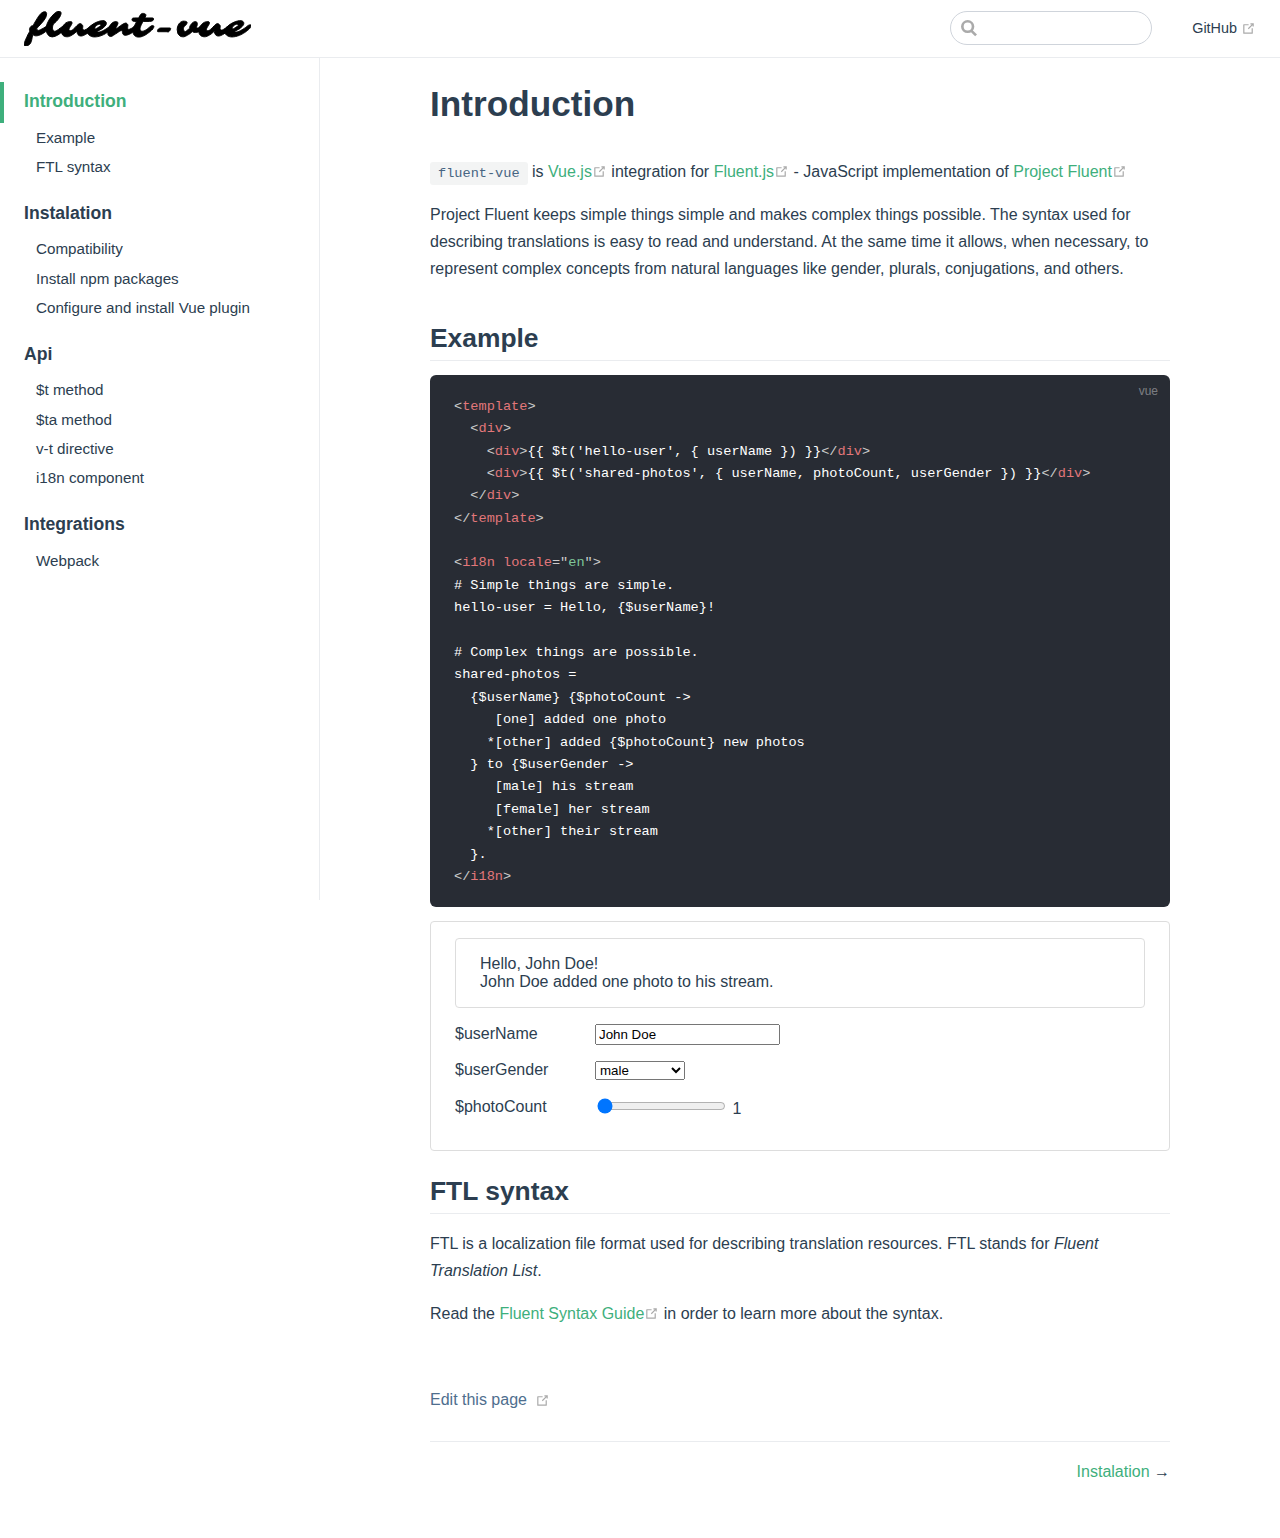
<file: introduction.html>
<!DOCTYPE html>
<html lang="en-US">
  <head>
    <meta charset="utf-8">
    <meta name="viewport" content="width=device-width,initial-scale=1">
    <title>Introduction | fluent-vue</title>
    <meta name="generator" content="VuePress 1.8.0">
    
    <meta name="description" content="">
    
    <link rel="preload" href="/assets/css/0.styles.9f7420d7.css" as="style"><link rel="preload" href="/assets/js/app.a3692e88.js" as="script"><link rel="preload" href="/assets/js/2.7186c4b0.js" as="script"><link rel="preload" href="/assets/js/3.b3a0a900.js" as="script"><link rel="preload" href="/assets/js/12.984e29cc.js" as="script"><link rel="prefetch" href="/assets/js/10.2b64b5b8.js"><link rel="prefetch" href="/assets/js/11.f7fa9a51.js"><link rel="prefetch" href="/assets/js/4.c5cb0c65.js"><link rel="prefetch" href="/assets/js/5.90c42909.js"><link rel="prefetch" href="/assets/js/6.b42a7a56.js"><link rel="prefetch" href="/assets/js/7.ab256a3d.js"><link rel="prefetch" href="/assets/js/8.81fa02ca.js"><link rel="prefetch" href="/assets/js/9.483da028.js">
    <link rel="stylesheet" href="/assets/css/0.styles.9f7420d7.css">
  </head>
  <body>
    <div id="app" data-server-rendered="true"><div class="theme-container"><header class="navbar"><div class="sidebar-button"><svg xmlns="http://www.w3.org/2000/svg" aria-hidden="true" role="img" viewBox="0 0 448 512" class="icon"><path fill="currentColor" d="M436 124H12c-6.627 0-12-5.373-12-12V80c0-6.627 5.373-12 12-12h424c6.627 0 12 5.373 12 12v32c0 6.627-5.373 12-12 12zm0 160H12c-6.627 0-12-5.373-12-12v-32c0-6.627 5.373-12 12-12h424c6.627 0 12 5.373 12 12v32c0 6.627-5.373 12-12 12zm0 160H12c-6.627 0-12-5.373-12-12v-32c0-6.627 5.373-12 12-12h424c6.627 0 12 5.373 12 12v32c0 6.627-5.373 12-12 12z"></path></svg></div> <a href="/" class="home-link router-link-active"><img src="/assets/img/logo.01d5615a.svg" alt="fluent-vue" class="logo"></a> <div class="links"><div class="search-box"><input aria-label="Search" autocomplete="off" spellcheck="false" value=""> <!----></div> <nav class="nav-links can-hide"> <a href="https://github.com/demivan/fluent-vue" target="_blank" rel="noopener noreferrer" class="repo-link">
    GitHub
    <span><svg xmlns="http://www.w3.org/2000/svg" aria-hidden="true" focusable="false" x="0px" y="0px" viewBox="0 0 100 100" width="15" height="15" class="icon outbound"><path fill="currentColor" d="M18.8,85.1h56l0,0c2.2,0,4-1.8,4-4v-32h-8v28h-48v-48h28v-8h-32l0,0c-2.2,0-4,1.8-4,4v56C14.8,83.3,16.6,85.1,18.8,85.1z"></path> <polygon fill="currentColor" points="45.7,48.7 51.3,54.3 77.2,28.5 77.2,37.2 85.2,37.2 85.2,14.9 62.8,14.9 62.8,22.9 71.5,22.9"></polygon></svg> <span class="sr-only">(opens new window)</span></span></a></nav></div></header> <div class="sidebar-mask"></div> <aside class="sidebar"><nav class="nav-links"> <a href="https://github.com/demivan/fluent-vue" target="_blank" rel="noopener noreferrer" class="repo-link">
    GitHub
    <span><svg xmlns="http://www.w3.org/2000/svg" aria-hidden="true" focusable="false" x="0px" y="0px" viewBox="0 0 100 100" width="15" height="15" class="icon outbound"><path fill="currentColor" d="M18.8,85.1h56l0,0c2.2,0,4-1.8,4-4v-32h-8v28h-48v-48h28v-8h-32l0,0c-2.2,0-4,1.8-4,4v56C14.8,83.3,16.6,85.1,18.8,85.1z"></path> <polygon fill="currentColor" points="45.7,48.7 51.3,54.3 77.2,28.5 77.2,37.2 85.2,37.2 85.2,14.9 62.8,14.9 62.8,22.9 71.5,22.9"></polygon></svg> <span class="sr-only">(opens new window)</span></span></a></nav>  <ul class="sidebar-links"><li><a href="/introduction.html" aria-current="page" class="active sidebar-link">Introduction</a><ul class="sidebar-sub-headers"><li class="sidebar-sub-header"><a href="/introduction.html#example" class="sidebar-link">Example</a></li><li class="sidebar-sub-header"><a href="/introduction.html#ftl-syntax" class="sidebar-link">FTL syntax</a></li></ul></li><li><a href="/instalation.html" class="sidebar-link">Instalation</a><ul class="sidebar-sub-headers"><li class="sidebar-sub-header"><a href="/instalation.html#compatibility" class="sidebar-link">Compatibility</a></li><li class="sidebar-sub-header"><a href="/instalation.html#install-npm-packages" class="sidebar-link">Install npm packages</a></li><li class="sidebar-sub-header"><a href="/instalation.html#configure-and-install-vue-plugin" class="sidebar-link">Configure and install Vue plugin</a></li></ul></li><li><a href="/api.html" class="sidebar-link">Api</a><ul class="sidebar-sub-headers"><li class="sidebar-sub-header"><a href="/api.html#t-method" class="sidebar-link">$t method</a></li><li class="sidebar-sub-header"><a href="/api.html#ta-method" class="sidebar-link">$ta method</a></li><li class="sidebar-sub-header"><a href="/api.html#v-t-directive" class="sidebar-link">v-t directive</a></li><li class="sidebar-sub-header"><a href="/api.html#i18n-component" class="sidebar-link">i18n component</a></li></ul></li><li><a href="/integrations.html" class="sidebar-link">Integrations</a><ul class="sidebar-sub-headers"><li class="sidebar-sub-header"><a href="/integrations.html#webpack" class="sidebar-link">Webpack</a></li></ul></li></ul> </aside> <main class="page"> <div class="theme-default-content content__default"><h1 id="introduction"><a href="#introduction" class="header-anchor">#</a> Introduction</h1> <p><code>fluent-vue</code> is <a href="https://vuejs.org" target="_blank" rel="noopener noreferrer">Vue.js<span><svg xmlns="http://www.w3.org/2000/svg" aria-hidden="true" focusable="false" x="0px" y="0px" viewBox="0 0 100 100" width="15" height="15" class="icon outbound"><path fill="currentColor" d="M18.8,85.1h56l0,0c2.2,0,4-1.8,4-4v-32h-8v28h-48v-48h28v-8h-32l0,0c-2.2,0-4,1.8-4,4v56C14.8,83.3,16.6,85.1,18.8,85.1z"></path> <polygon fill="currentColor" points="45.7,48.7 51.3,54.3 77.2,28.5 77.2,37.2 85.2,37.2 85.2,14.9 62.8,14.9 62.8,22.9 71.5,22.9"></polygon></svg> <span class="sr-only">(opens new window)</span></span></a> integration for <a href="https://github.com/projectfluent/fluent.js" target="_blank" rel="noopener noreferrer">Fluent.js<span><svg xmlns="http://www.w3.org/2000/svg" aria-hidden="true" focusable="false" x="0px" y="0px" viewBox="0 0 100 100" width="15" height="15" class="icon outbound"><path fill="currentColor" d="M18.8,85.1h56l0,0c2.2,0,4-1.8,4-4v-32h-8v28h-48v-48h28v-8h-32l0,0c-2.2,0-4,1.8-4,4v56C14.8,83.3,16.6,85.1,18.8,85.1z"></path> <polygon fill="currentColor" points="45.7,48.7 51.3,54.3 77.2,28.5 77.2,37.2 85.2,37.2 85.2,14.9 62.8,14.9 62.8,22.9 71.5,22.9"></polygon></svg> <span class="sr-only">(opens new window)</span></span></a> - JavaScript implementation of <a href="https://projectfluent.org" target="_blank" rel="noopener noreferrer">Project Fluent<span><svg xmlns="http://www.w3.org/2000/svg" aria-hidden="true" focusable="false" x="0px" y="0px" viewBox="0 0 100 100" width="15" height="15" class="icon outbound"><path fill="currentColor" d="M18.8,85.1h56l0,0c2.2,0,4-1.8,4-4v-32h-8v28h-48v-48h28v-8h-32l0,0c-2.2,0-4,1.8-4,4v56C14.8,83.3,16.6,85.1,18.8,85.1z"></path> <polygon fill="currentColor" points="45.7,48.7 51.3,54.3 77.2,28.5 77.2,37.2 85.2,37.2 85.2,14.9 62.8,14.9 62.8,22.9 71.5,22.9"></polygon></svg> <span class="sr-only">(opens new window)</span></span></a></p> <p>Project Fluent keeps simple things simple and makes complex things possible. The syntax used for describing translations is easy to read and understand. At the same time it allows, when necessary, to represent complex concepts from natural languages like gender, plurals, conjugations, and others.</p> <h2 id="example"><a href="#example" class="header-anchor">#</a> Example</h2> <div class="language-vue extra-class"><pre class="language-vue"><code><span class="token tag"><span class="token tag"><span class="token punctuation">&lt;</span>template</span><span class="token punctuation">&gt;</span></span>
  <span class="token tag"><span class="token tag"><span class="token punctuation">&lt;</span>div</span><span class="token punctuation">&gt;</span></span>
    <span class="token tag"><span class="token tag"><span class="token punctuation">&lt;</span>div</span><span class="token punctuation">&gt;</span></span>{{ $t('hello-user', { userName }) }}<span class="token tag"><span class="token tag"><span class="token punctuation">&lt;/</span>div</span><span class="token punctuation">&gt;</span></span>
    <span class="token tag"><span class="token tag"><span class="token punctuation">&lt;</span>div</span><span class="token punctuation">&gt;</span></span>{{ $t('shared-photos', { userName, photoCount, userGender }) }}<span class="token tag"><span class="token tag"><span class="token punctuation">&lt;/</span>div</span><span class="token punctuation">&gt;</span></span>
  <span class="token tag"><span class="token tag"><span class="token punctuation">&lt;/</span>div</span><span class="token punctuation">&gt;</span></span>
<span class="token tag"><span class="token tag"><span class="token punctuation">&lt;/</span>template</span><span class="token punctuation">&gt;</span></span>

<span class="token tag"><span class="token tag"><span class="token punctuation">&lt;</span>i18n</span> <span class="token attr-name">locale</span><span class="token attr-value"><span class="token punctuation attr-equals">=</span><span class="token punctuation">&quot;</span>en<span class="token punctuation">&quot;</span></span><span class="token punctuation">&gt;</span></span>
# Simple things are simple.
hello-user = Hello, {$userName}!

# Complex things are possible.
shared-photos =
  {$userName} {$photoCount -&gt;
     [one] added one photo
    *[other] added {$photoCount} new photos
  } to {$userGender -&gt;
     [male] his stream
     [female] her stream
    *[other] their stream
  }.
<span class="token tag"><span class="token tag"><span class="token punctuation">&lt;/</span>i18n</span><span class="token punctuation">&gt;</span></span></code></pre></div><div class="demo"><div class="demo"><div>Hello, ⁨John Doe⁩!</div> <div>⁨John Doe⁩ ⁨added one photo⁩ to ⁨his stream⁩.</div></div> <dl><dt>$userName</dt> <dd><input type="text" value="John Doe"></dd></dl> <dl><dt>$userGender</dt> <dd><select><option selected="selected">male</option> <option>female</option> <option>unspecified</option></select></dd></dl> <dl><dt>$photoCount</dt> <dd><input type="range" min="1" max="100" value="1"> 1</dd></dl></div> <h2 id="ftl-syntax"><a href="#ftl-syntax" class="header-anchor">#</a> FTL syntax</h2> <p>FTL is a localization file format used for describing translation resources. FTL stands for <em>Fluent Translation List</em>.</p> <p>Read the <a href="https://www.projectfluent.org/fluent/guide/" target="_blank" rel="noopener noreferrer">Fluent Syntax Guide<span><svg xmlns="http://www.w3.org/2000/svg" aria-hidden="true" focusable="false" x="0px" y="0px" viewBox="0 0 100 100" width="15" height="15" class="icon outbound"><path fill="currentColor" d="M18.8,85.1h56l0,0c2.2,0,4-1.8,4-4v-32h-8v28h-48v-48h28v-8h-32l0,0c-2.2,0-4,1.8-4,4v56C14.8,83.3,16.6,85.1,18.8,85.1z"></path> <polygon fill="currentColor" points="45.7,48.7 51.3,54.3 77.2,28.5 77.2,37.2 85.2,37.2 85.2,14.9 62.8,14.9 62.8,22.9 71.5,22.9"></polygon></svg> <span class="sr-only">(opens new window)</span></span></a> in order to learn more about the syntax.</p></div> <footer class="page-edit"><div class="edit-link"><a href="https://github.com/demivan/fluent-vue/edit/develop/docs/introduction.md" target="_blank" rel="noopener noreferrer">Edit this page</a> <span><svg xmlns="http://www.w3.org/2000/svg" aria-hidden="true" focusable="false" x="0px" y="0px" viewBox="0 0 100 100" width="15" height="15" class="icon outbound"><path fill="currentColor" d="M18.8,85.1h56l0,0c2.2,0,4-1.8,4-4v-32h-8v28h-48v-48h28v-8h-32l0,0c-2.2,0-4,1.8-4,4v56C14.8,83.3,16.6,85.1,18.8,85.1z"></path> <polygon fill="currentColor" points="45.7,48.7 51.3,54.3 77.2,28.5 77.2,37.2 85.2,37.2 85.2,14.9 62.8,14.9 62.8,22.9 71.5,22.9"></polygon></svg> <span class="sr-only">(opens new window)</span></span></div> <!----></footer> <div class="page-nav"><p class="inner"><!----> <span class="next"><a href="/instalation.html">
        Instalation
      </a>
      →
    </span></p></div> </main></div><div class="global-ui"></div></div>
    <script src="/assets/js/app.a3692e88.js" defer></script><script src="/assets/js/2.7186c4b0.js" defer></script><script src="/assets/js/3.b3a0a900.js" defer></script><script src="/assets/js/12.984e29cc.js" defer></script>
  </body>
</html>
</file>
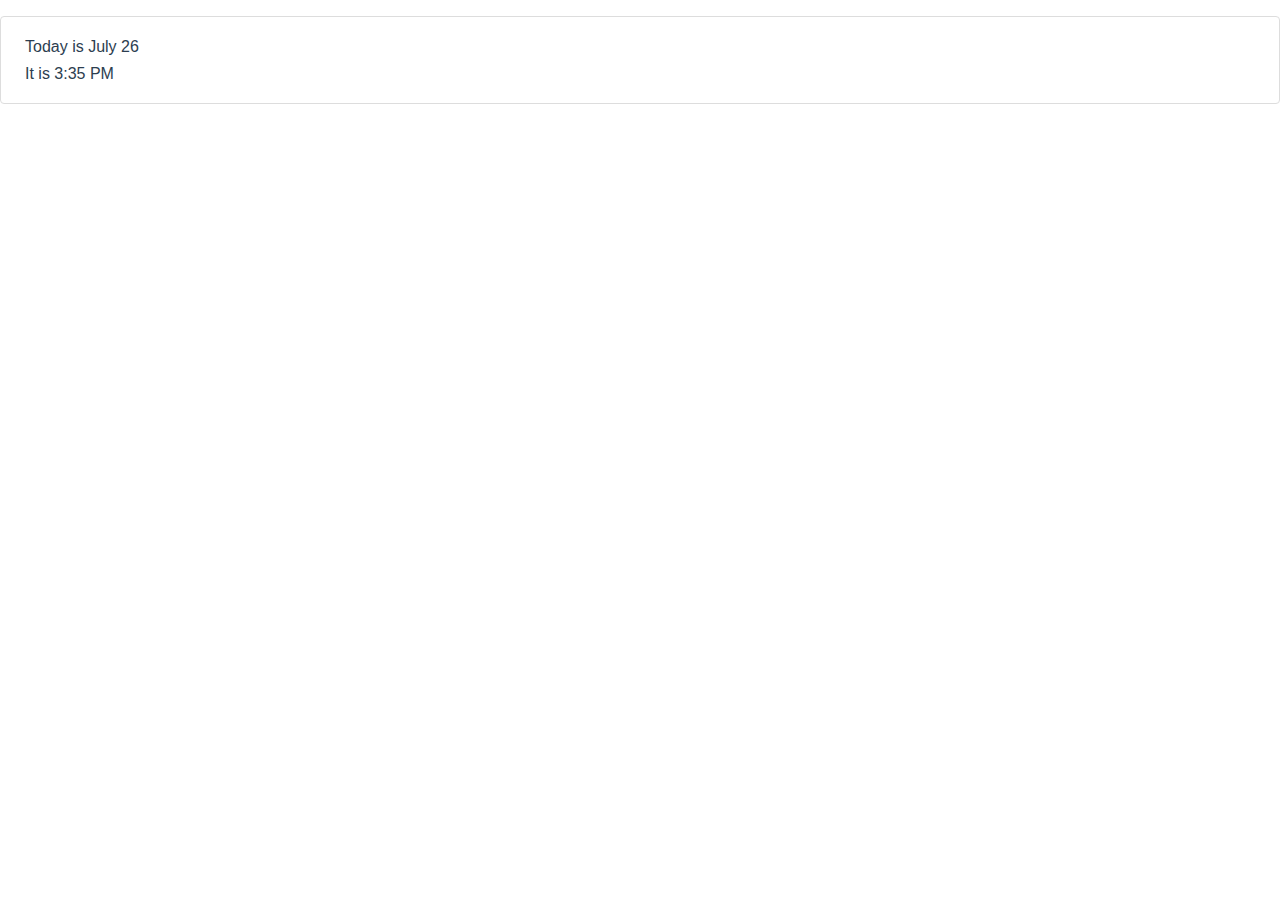
<file: components/DateTime.html>
<!DOCTYPE html>
<html lang="en-US">
  <head>
    <meta charset="utf-8">
    <meta name="viewport" content="width=device-width,initial-scale=1">
    <title>fluent-vue</title>
    <meta name="generator" content="VuePress 1.8.0">
    
    <meta name="description" content="">
    
    <link rel="preload" href="/assets/css/0.styles.9f7420d7.css" as="style"><link rel="preload" href="/assets/js/app.a3692e88.js" as="script"><link rel="prefetch" href="/assets/js/10.2b64b5b8.js"><link rel="prefetch" href="/assets/js/11.f7fa9a51.js"><link rel="prefetch" href="/assets/js/12.984e29cc.js"><link rel="prefetch" href="/assets/js/2.7186c4b0.js"><link rel="prefetch" href="/assets/js/3.b3a0a900.js"><link rel="prefetch" href="/assets/js/4.c5cb0c65.js"><link rel="prefetch" href="/assets/js/5.90c42909.js"><link rel="prefetch" href="/assets/js/6.b42a7a56.js"><link rel="prefetch" href="/assets/js/7.ab256a3d.js"><link rel="prefetch" href="/assets/js/8.81fa02ca.js"><link rel="prefetch" href="/assets/js/9.483da028.js">
    <link rel="stylesheet" href="/assets/css/0.styles.9f7420d7.css">
  </head>
  <body>
    <div id="app" data-server-rendered="true"><p class="demo">
  Today is ⁨January 9⁩<br>
  It is ⁨7:11 PM⁩
</p><div class="global-ui"></div></div>
    <script src="/assets/js/app.a3692e88.js" defer></script>
  </body>
</html>
</file>
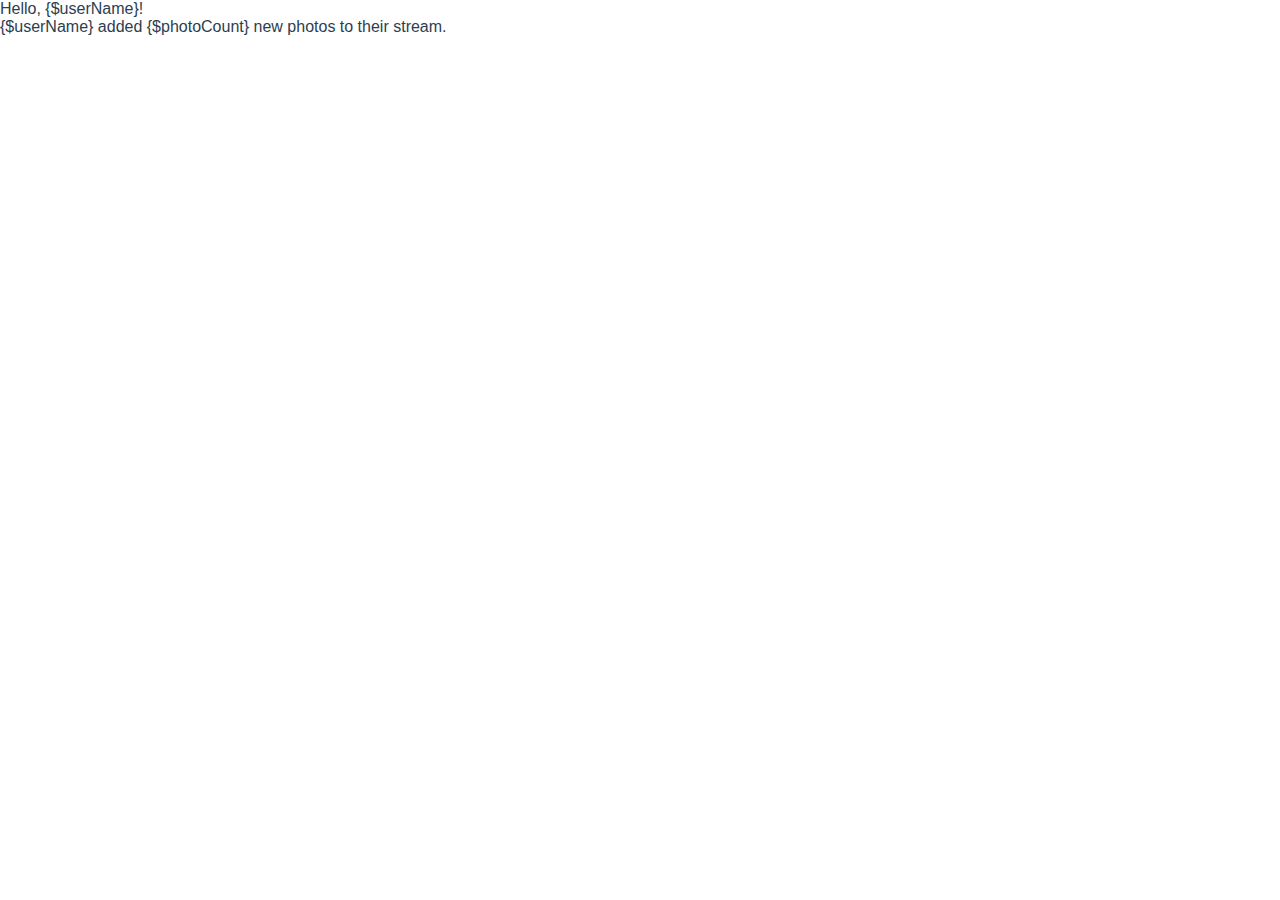
<file: components/Simple.html>
<!DOCTYPE html>
<html lang="en-US">
  <head>
    <meta charset="utf-8">
    <meta name="viewport" content="width=device-width,initial-scale=1">
    <title>fluent-vue</title>
    <meta name="generator" content="VuePress 1.8.0">
    
    <meta name="description" content="">
    
    <link rel="preload" href="/assets/css/0.styles.9f7420d7.css" as="style"><link rel="preload" href="/assets/js/app.a3692e88.js" as="script"><link rel="prefetch" href="/assets/js/10.2b64b5b8.js"><link rel="prefetch" href="/assets/js/11.f7fa9a51.js"><link rel="prefetch" href="/assets/js/12.984e29cc.js"><link rel="prefetch" href="/assets/js/2.7186c4b0.js"><link rel="prefetch" href="/assets/js/3.b3a0a900.js"><link rel="prefetch" href="/assets/js/4.c5cb0c65.js"><link rel="prefetch" href="/assets/js/5.90c42909.js"><link rel="prefetch" href="/assets/js/6.b42a7a56.js"><link rel="prefetch" href="/assets/js/7.ab256a3d.js"><link rel="prefetch" href="/assets/js/8.81fa02ca.js"><link rel="prefetch" href="/assets/js/9.483da028.js">
    <link rel="stylesheet" href="/assets/css/0.styles.9f7420d7.css">
  </head>
  <body>
    <div id="app" data-server-rendered="true"><div><div>Hello, ⁨{$userName}⁩!</div> <div>⁨{$userName}⁩ ⁨added ⁨{$photoCount}⁩ new photos⁩ to ⁨their stream⁩.</div></div><div class="global-ui"></div></div>
    <script src="/assets/js/app.a3692e88.js" defer></script>
  </body>
</html>
</file>
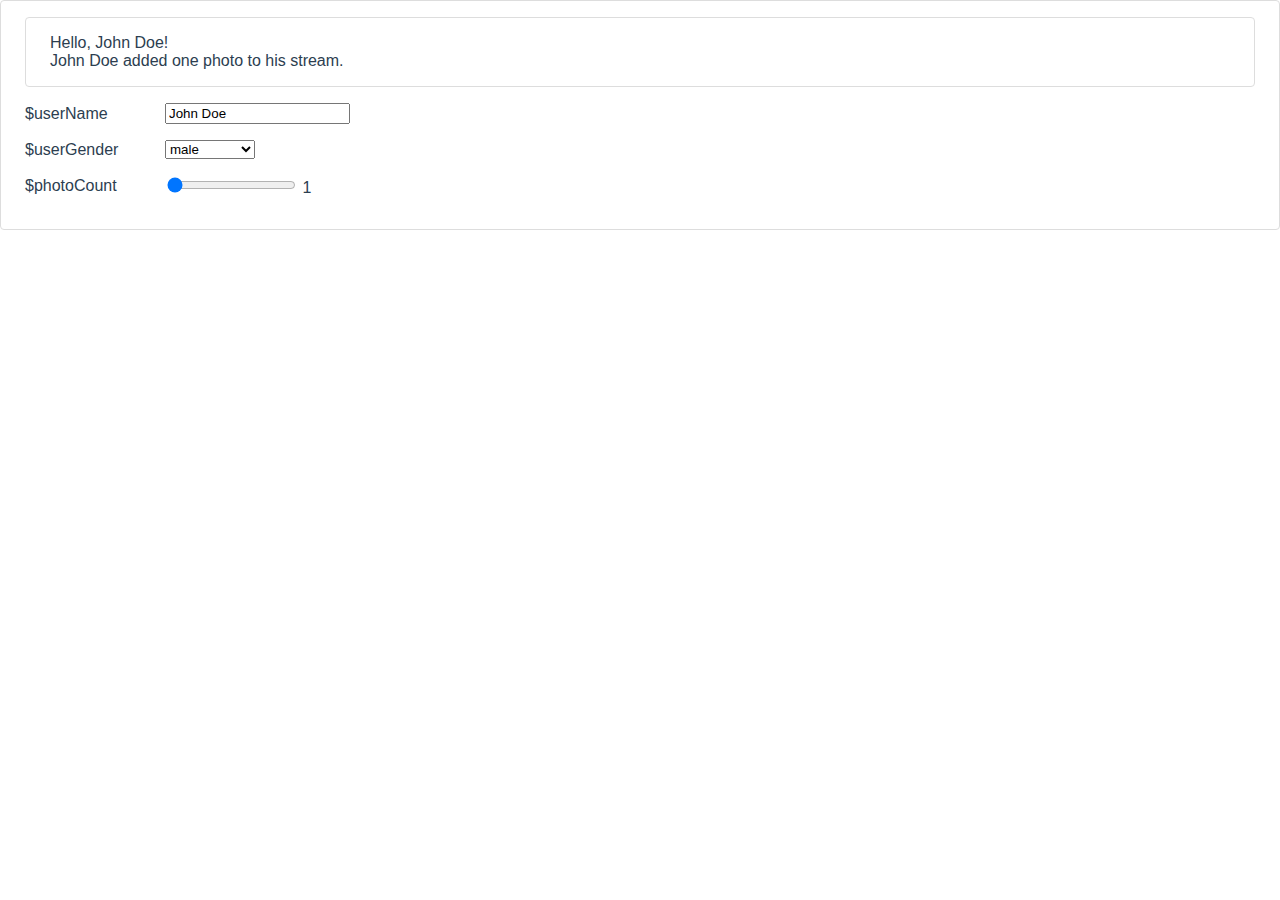
<file: components/SimpleInput.html>
<!DOCTYPE html>
<html lang="en-US">
  <head>
    <meta charset="utf-8">
    <meta name="viewport" content="width=device-width,initial-scale=1">
    <title>fluent-vue</title>
    <meta name="generator" content="VuePress 1.8.0">
    
    <meta name="description" content="">
    
    <link rel="preload" href="/assets/css/0.styles.9f7420d7.css" as="style"><link rel="preload" href="/assets/js/app.a3692e88.js" as="script"><link rel="prefetch" href="/assets/js/10.2b64b5b8.js"><link rel="prefetch" href="/assets/js/11.f7fa9a51.js"><link rel="prefetch" href="/assets/js/12.984e29cc.js"><link rel="prefetch" href="/assets/js/2.7186c4b0.js"><link rel="prefetch" href="/assets/js/3.b3a0a900.js"><link rel="prefetch" href="/assets/js/4.c5cb0c65.js"><link rel="prefetch" href="/assets/js/5.90c42909.js"><link rel="prefetch" href="/assets/js/6.b42a7a56.js"><link rel="prefetch" href="/assets/js/7.ab256a3d.js"><link rel="prefetch" href="/assets/js/8.81fa02ca.js"><link rel="prefetch" href="/assets/js/9.483da028.js">
    <link rel="stylesheet" href="/assets/css/0.styles.9f7420d7.css">
  </head>
  <body>
    <div id="app" data-server-rendered="true"><div class="demo"><div class="demo"><div>Hello, ⁨John Doe⁩!</div> <div>⁨John Doe⁩ ⁨added one photo⁩ to ⁨his stream⁩.</div></div> <dl><dt>$userName</dt> <dd><input type="text" value="John Doe"></dd></dl> <dl><dt>$userGender</dt> <dd><select><option selected="selected">male</option> <option>female</option> <option>unspecified</option></select></dd></dl> <dl><dt>$photoCount</dt> <dd><input type="range" min="1" max="100" value="1"> 1</dd></dl></div><div class="global-ui"></div></div>
    <script src="/assets/js/app.a3692e88.js" defer></script>
  </body>
</html>
</file>
<file: assets/css/0.styles.9f7420d7.css>
dl{display:flex;flex-direction:row;align-items:center}dt{width:100px}.demo{padding:1rem 1.5rem;border:1px solid #ddd;border-radius:4px}code[class*=language-],pre[class*=language-]{color:#ccc;background:none;font-family:Consolas,Monaco,Andale Mono,Ubuntu Mono,monospace;font-size:1em;text-align:left;white-space:pre;word-spacing:normal;word-break:normal;word-wrap:normal;line-height:1.5;-moz-tab-size:4;-o-tab-size:4;tab-size:4;-webkit-hyphens:none;-ms-hyphens:none;hyphens:none}pre[class*=language-]{padding:1em;margin:.5em 0;overflow:auto}:not(pre)>code[class*=language-],pre[class*=language-]{background:#2d2d2d}:not(pre)>code[class*=language-]{padding:.1em;border-radius:.3em;white-space:normal}.token.block-comment,.token.cdata,.token.comment,.token.doctype,.token.prolog{color:#999}.token.punctuation{color:#ccc}.token.attr-name,.token.deleted,.token.namespace,.token.tag{color:#e2777a}.token.function-name{color:#6196cc}.token.boolean,.token.function,.token.number{color:#f08d49}.token.class-name,.token.constant,.token.property,.token.symbol{color:#f8c555}.token.atrule,.token.builtin,.token.important,.token.keyword,.token.selector{color:#cc99cd}.token.attr-value,.token.char,.token.regex,.token.string,.token.variable{color:#7ec699}.token.entity,.token.operator,.token.url{color:#67cdcc}.token.bold,.token.important{font-weight:700}.token.italic{font-style:italic}.token.entity{cursor:help}.token.inserted{color:green}.theme-default-content code{color:#476582;padding:.25rem .5rem;margin:0;font-size:.85em;background-color:rgba(27,31,35,.05);border-radius:3px}.theme-default-content code .token.deleted{color:#ec5975}.theme-default-content code .token.inserted{color:#3eaf7c}.theme-default-content pre,.theme-default-content pre[class*=language-]{line-height:1.4;padding:1.25rem 1.5rem;margin:.85rem 0;background-color:#282c34;border-radius:6px;overflow:auto}.theme-default-content pre[class*=language-] code,.theme-default-content pre code{color:#fff;padding:0;background-color:transparent;border-radius:0}div[class*=language-]{position:relative;background-color:#282c34;border-radius:6px}div[class*=language-] .highlight-lines{-webkit-user-select:none;-ms-user-select:none;user-select:none;padding-top:1.3rem;position:absolute;top:0;left:0;width:100%;line-height:1.4}div[class*=language-] .highlight-lines .highlighted{background-color:rgba(0,0,0,.66)}div[class*=language-] pre,div[class*=language-] pre[class*=language-]{background:transparent;position:relative;z-index:1}div[class*=language-]:before{position:absolute;z-index:3;top:.8em;right:1em;font-size:.75rem;color:hsla(0,0%,100%,.4)}div[class*=language-]:not(.line-numbers-mode) .line-numbers-wrapper{display:none}div[class*=language-].line-numbers-mode .highlight-lines .highlighted{position:relative}div[class*=language-].line-numbers-mode .highlight-lines .highlighted:before{content:" ";position:absolute;z-index:3;left:0;top:0;display:block;width:3.5rem;height:100%;background-color:rgba(0,0,0,.66)}div[class*=language-].line-numbers-mode pre{padding-left:4.5rem;vertical-align:middle}div[class*=language-].line-numbers-mode .line-numbers-wrapper{position:absolute;top:0;width:3.5rem;text-align:center;color:hsla(0,0%,100%,.3);padding:1.25rem 0;line-height:1.4}div[class*=language-].line-numbers-mode .line-numbers-wrapper br{-webkit-user-select:none;-ms-user-select:none;user-select:none}div[class*=language-].line-numbers-mode .line-numbers-wrapper .line-number{position:relative;z-index:4;-webkit-user-select:none;-ms-user-select:none;user-select:none;font-size:.85em}div[class*=language-].line-numbers-mode:after{content:"";position:absolute;z-index:2;top:0;left:0;width:3.5rem;height:100%;border-radius:6px 0 0 6px;border-right:1px solid rgba(0,0,0,.66);background-color:#282c34}div[class~=language-js]:before{content:"js"}div[class~=language-ts]:before{content:"ts"}div[class~=language-html]:before{content:"html"}div[class~=language-md]:before{content:"md"}div[class~=language-vue]:before{content:"vue"}div[class~=language-css]:before{content:"css"}div[class~=language-sass]:before{content:"sass"}div[class~=language-scss]:before{content:"scss"}div[class~=language-less]:before{content:"less"}div[class~=language-stylus]:before{content:"stylus"}div[class~=language-go]:before{content:"go"}div[class~=language-java]:before{content:"java"}div[class~=language-c]:before{content:"c"}div[class~=language-sh]:before{content:"sh"}div[class~=language-yaml]:before{content:"yaml"}div[class~=language-py]:before{content:"py"}div[class~=language-docker]:before{content:"docker"}div[class~=language-dockerfile]:before{content:"dockerfile"}div[class~=language-makefile]:before{content:"makefile"}div[class~=language-javascript]:before{content:"js"}div[class~=language-typescript]:before{content:"ts"}div[class~=language-markup]:before{content:"html"}div[class~=language-markdown]:before{content:"md"}div[class~=language-json]:before{content:"json"}div[class~=language-ruby]:before{content:"rb"}div[class~=language-python]:before{content:"py"}div[class~=language-bash]:before{content:"sh"}div[class~=language-php]:before{content:"php"}.custom-block .custom-block-title{font-weight:600;margin-bottom:-.4rem}.custom-block.danger,.custom-block.tip,.custom-block.warning{padding:.1rem 1.5rem;border-left-width:.5rem;border-left-style:solid;margin:1rem 0}.custom-block.tip{background-color:#f3f5f7;border-color:#42b983}.custom-block.warning{background-color:rgba(255,229,100,.3);border-color:#e7c000;color:#6b5900}.custom-block.warning .custom-block-title{color:#b29400}.custom-block.warning a{color:#2c3e50}.custom-block.danger{background-color:#ffe6e6;border-color:#c00;color:#4d0000}.custom-block.danger .custom-block-title{color:#900}.custom-block.danger a{color:#2c3e50}.custom-block.details{display:block;position:relative;border-radius:2px;margin:1.6em 0;padding:1.6em;background-color:#eee}.custom-block.details h4{margin-top:0}.custom-block.details figure:last-child,.custom-block.details p:last-child{margin-bottom:0;padding-bottom:0}.custom-block.details summary{outline:none;cursor:pointer}.arrow{display:inline-block;width:0;height:0}.arrow.up{border-bottom:6px solid #ccc}.arrow.down,.arrow.up{border-left:4px solid transparent;border-right:4px solid transparent}.arrow.down{border-top:6px solid #ccc}.arrow.right{border-left:6px solid #ccc}.arrow.left,.arrow.right{border-top:4px solid transparent;border-bottom:4px solid transparent}.arrow.left{border-right:6px solid #ccc}.theme-default-content:not(.custom){max-width:740px;margin:0 auto;padding:2rem 2.5rem}@media (max-width:959px){.theme-default-content:not(.custom){padding:2rem}}@media (max-width:419px){.theme-default-content:not(.custom){padding:1.5rem}}.table-of-contents .badge{vertical-align:middle}body,html{padding:0;margin:0;background-color:#fff}body{font-family:-apple-system,BlinkMacSystemFont,Segoe UI,Roboto,Oxygen,Ubuntu,Cantarell,Fira Sans,Droid Sans,Helvetica Neue,sans-serif;-webkit-font-smoothing:antialiased;-moz-osx-font-smoothing:grayscale;font-size:16px;color:#2c3e50}.page{padding-left:20rem}.navbar{z-index:20;right:0;height:3.6rem;background-color:#fff;box-sizing:border-box;border-bottom:1px solid #eaecef}.navbar,.sidebar-mask{position:fixed;top:0;left:0}.sidebar-mask{z-index:9;width:100vw;height:100vh;display:none}.sidebar{font-size:16px;background-color:#fff;width:20rem;position:fixed;z-index:10;margin:0;top:3.6rem;left:0;bottom:0;box-sizing:border-box;border-right:1px solid #eaecef;overflow-y:auto}.theme-default-content:not(.custom)>:first-child{margin-top:3.6rem}.theme-default-content:not(.custom) a:hover{text-decoration:underline}.theme-default-content:not(.custom) p.demo{padding:1rem 1.5rem;border:1px solid #ddd;border-radius:4px}.theme-default-content:not(.custom) img{max-width:100%}.theme-default-content.custom{padding:0;margin:0}.theme-default-content.custom img{max-width:100%}a{font-weight:500;text-decoration:none}a,p a code{color:#3eaf7c}p a code{font-weight:400}kbd{background:#eee;border:.15rem solid #ddd;border-bottom:.25rem solid #ddd;border-radius:.15rem;padding:0 .15em}blockquote{font-size:1rem;color:#999;border-left:.2rem solid #dfe2e5;margin:1rem 0;padding:.25rem 0 .25rem 1rem}blockquote>p{margin:0}ol,ul{padding-left:1.2em}strong{font-weight:600}h1,h2,h3,h4,h5,h6{font-weight:600;line-height:1.25}.theme-default-content:not(.custom)>h1,.theme-default-content:not(.custom)>h2,.theme-default-content:not(.custom)>h3,.theme-default-content:not(.custom)>h4,.theme-default-content:not(.custom)>h5,.theme-default-content:not(.custom)>h6{margin-top:-3.1rem;padding-top:4.6rem;margin-bottom:0}.theme-default-content:not(.custom)>h1:first-child,.theme-default-content:not(.custom)>h2:first-child,.theme-default-content:not(.custom)>h3:first-child,.theme-default-content:not(.custom)>h4:first-child,.theme-default-content:not(.custom)>h5:first-child,.theme-default-content:not(.custom)>h6:first-child{margin-top:-1.5rem;margin-bottom:1rem}.theme-default-content:not(.custom)>h1:first-child+.custom-block,.theme-default-content:not(.custom)>h1:first-child+p,.theme-default-content:not(.custom)>h1:first-child+pre,.theme-default-content:not(.custom)>h2:first-child+.custom-block,.theme-default-content:not(.custom)>h2:first-child+p,.theme-default-content:not(.custom)>h2:first-child+pre,.theme-default-content:not(.custom)>h3:first-child+.custom-block,.theme-default-content:not(.custom)>h3:first-child+p,.theme-default-content:not(.custom)>h3:first-child+pre,.theme-default-content:not(.custom)>h4:first-child+.custom-block,.theme-default-content:not(.custom)>h4:first-child+p,.theme-default-content:not(.custom)>h4:first-child+pre,.theme-default-content:not(.custom)>h5:first-child+.custom-block,.theme-default-content:not(.custom)>h5:first-child+p,.theme-default-content:not(.custom)>h5:first-child+pre,.theme-default-content:not(.custom)>h6:first-child+.custom-block,.theme-default-content:not(.custom)>h6:first-child+p,.theme-default-content:not(.custom)>h6:first-child+pre{margin-top:2rem}h1:focus .header-anchor,h1:hover .header-anchor,h2:focus .header-anchor,h2:hover .header-anchor,h3:focus .header-anchor,h3:hover .header-anchor,h4:focus .header-anchor,h4:hover .header-anchor,h5:focus .header-anchor,h5:hover .header-anchor,h6:focus .header-anchor,h6:hover .header-anchor{opacity:1}h1{font-size:2.2rem}h2{font-size:1.65rem;padding-bottom:.3rem;border-bottom:1px solid #eaecef}h3{font-size:1.35rem}a.header-anchor{font-size:.85em;float:left;margin-left:-.87em;padding-right:.23em;margin-top:.125em;opacity:0}a.header-anchor:focus,a.header-anchor:hover{text-decoration:none}.line-number,code,kbd{font-family:source-code-pro,Menlo,Monaco,Consolas,Courier New,monospace}ol,p,ul{line-height:1.7}hr{border:0;border-top:1px solid #eaecef}table{border-collapse:collapse;margin:1rem 0;display:block;overflow-x:auto}tr{border-top:1px solid #dfe2e5}tr:nth-child(2n){background-color:#f6f8fa}td,th{border:1px solid #dfe2e5;padding:.6em 1em}.theme-container.sidebar-open .sidebar-mask{display:block}.theme-container.no-navbar .theme-default-content:not(.custom)>h1,.theme-container.no-navbar h2,.theme-container.no-navbar h3,.theme-container.no-navbar h4,.theme-container.no-navbar h5,.theme-container.no-navbar h6{margin-top:1.5rem;padding-top:0}.theme-container.no-navbar .sidebar{top:0}@media (min-width:720px){.theme-container.no-sidebar .sidebar{display:none}.theme-container.no-sidebar .page{padding-left:0}}@media (max-width:959px){.sidebar{font-size:15px;width:16.4rem}.page{padding-left:16.4rem}}@media (max-width:719px){.sidebar{top:0;padding-top:3.6rem;transform:translateX(-100%);transition:transform .2s ease}.page{padding-left:0}.theme-container.sidebar-open .sidebar{transform:translateX(0)}.theme-container.no-navbar .sidebar{padding-top:0}}@media (max-width:419px){h1{font-size:1.9rem}.theme-default-content div[class*=language-]{margin:.85rem -1.5rem;border-radius:0}}#nprogress{pointer-events:none}#nprogress .bar{background:#3eaf7c;position:fixed;z-index:1031;top:0;left:0;width:100%;height:2px}#nprogress .peg{display:block;position:absolute;right:0;width:100px;height:100%;box-shadow:0 0 10px #3eaf7c,0 0 5px #3eaf7c;opacity:1;transform:rotate(3deg) translateY(-4px)}#nprogress .spinner{display:block;position:fixed;z-index:1031;top:15px;right:15px}#nprogress .spinner-icon{width:18px;height:18px;box-sizing:border-box;border-color:#3eaf7c transparent transparent #3eaf7c;border-style:solid;border-width:2px;border-radius:50%;-webkit-animation:nprogress-spinner .4s linear infinite;animation:nprogress-spinner .4s linear infinite}.nprogress-custom-parent{overflow:hidden;position:relative}.nprogress-custom-parent #nprogress .bar,.nprogress-custom-parent #nprogress .spinner{position:absolute}@-webkit-keyframes nprogress-spinner{0%{transform:rotate(0deg)}to{transform:rotate(1turn)}}@keyframes nprogress-spinner{0%{transform:rotate(0deg)}to{transform:rotate(1turn)}}html{scroll-behavior:smooth}.icon.outbound{color:#aaa;display:inline-block;vertical-align:middle;position:relative;top:-1px}.sr-only{position:absolute;width:1px;height:1px;padding:0;margin:-1px;overflow:hidden;clip:rect(0,0,0,0);white-space:nowrap;border-width:0}.home{padding:3.6rem 2rem 0;max-width:960px;margin:0 auto;display:block}.home .hero{text-align:center}.home .hero img{max-width:100%;max-height:280px;display:block;margin:3rem auto 1.5rem}.home .hero h1{font-size:3rem}.home .hero .action,.home .hero .description,.home .hero h1{margin:1.8rem auto}.home .hero .description{max-width:35rem;font-size:1.6rem;line-height:1.3;color:#6a8bad}.home .hero .action-button{display:inline-block;font-size:1.2rem;color:#fff;background-color:#3eaf7c;padding:.8rem 1.6rem;border-radius:4px;transition:background-color .1s ease;box-sizing:border-box;border-bottom:1px solid #389d70}.home .hero .action-button:hover{background-color:#4abf8a}.home .features{border-top:1px solid #eaecef;padding:1.2rem 0;margin-top:2.5rem;display:flex;flex-wrap:wrap;align-items:flex-start;align-content:stretch;justify-content:space-between}.home .feature{flex-grow:1;flex-basis:30%;max-width:30%}.home .feature h2{font-size:1.4rem;font-weight:500;border-bottom:none;padding-bottom:0;color:#3a5169}.home .feature p{color:#4e6e8e}.home .footer{padding:2.5rem;border-top:1px solid #eaecef;text-align:center;color:#4e6e8e}@media (max-width:719px){.home .features{flex-direction:column}.home .feature{max-width:100%;padding:0 2.5rem}}@media (max-width:419px){.home{padding-left:1.5rem;padding-right:1.5rem}.home .hero img{max-height:210px;margin:2rem auto 1.2rem}.home .hero h1{font-size:2rem}.home .hero .action,.home .hero .description,.home .hero h1{margin:1.2rem auto}.home .hero .description{font-size:1.2rem}.home .hero .action-button{font-size:1rem;padding:.6rem 1.2rem}.home .feature h2{font-size:1.25rem}}.search-box{display:inline-block;position:relative;margin-right:1rem}.search-box input{cursor:text;width:10rem;height:2rem;color:#4e6e8e;display:inline-block;border:1px solid #cfd4db;border-radius:2rem;font-size:.9rem;line-height:2rem;padding:0 .5rem 0 2rem;outline:none;transition:all .2s ease;background:#fff url(/assets/img/search.83621669.svg) .6rem .5rem no-repeat;background-size:1rem}.search-box input:focus{cursor:auto;border-color:#3eaf7c}.search-box .suggestions{background:#fff;width:20rem;position:absolute;top:2rem;border:1px solid #cfd4db;border-radius:6px;padding:.4rem;list-style-type:none}.search-box .suggestions.align-right{right:0}.search-box .suggestion{line-height:1.4;padding:.4rem .6rem;border-radius:4px;cursor:pointer}.search-box .suggestion a{white-space:normal;color:#5d82a6}.search-box .suggestion a .page-title{font-weight:600}.search-box .suggestion a .header{font-size:.9em;margin-left:.25em}.search-box .suggestion.focused{background-color:#f3f4f5}.search-box .suggestion.focused a{color:#3eaf7c}@media (max-width:959px){.search-box input{cursor:pointer;width:0;border-color:transparent;position:relative}.search-box input:focus{cursor:text;left:0;width:10rem}}@media (-ms-high-contrast:none){.search-box input{height:2rem}}@media (max-width:959px) and (min-width:719px){.search-box .suggestions{left:0}}@media (max-width:719px){.search-box{margin-right:0}.search-box input{left:1rem}.search-box .suggestions{right:0}}@media (max-width:419px){.search-box .suggestions{width:calc(100vw - 4rem)}.search-box input:focus{width:8rem}}.sidebar-button{cursor:pointer;display:none;width:1.25rem;height:1.25rem;position:absolute;padding:.6rem;top:.6rem;left:1rem}.sidebar-button .icon{display:block;width:1.25rem;height:1.25rem}@media (max-width:719px){.sidebar-button{display:block}}.dropdown-enter,.dropdown-leave-to{height:0!important}.dropdown-wrapper{cursor:pointer}.dropdown-wrapper .dropdown-title,.dropdown-wrapper .mobile-dropdown-title{display:block;font-size:.9rem;font-family:inherit;cursor:inherit;padding:inherit;line-height:1.4rem;background:transparent;border:none;font-weight:500;color:#2c3e50}.dropdown-wrapper .dropdown-title:hover,.dropdown-wrapper .mobile-dropdown-title:hover{border-color:transparent}.dropdown-wrapper .dropdown-title .arrow,.dropdown-wrapper .mobile-dropdown-title .arrow{vertical-align:middle;margin-top:-1px;margin-left:.4rem}.dropdown-wrapper .mobile-dropdown-title{display:none;font-weight:600}.dropdown-wrapper .mobile-dropdown-title font-size inherit:hover{color:#3eaf7c}.dropdown-wrapper .nav-dropdown .dropdown-item{color:inherit;line-height:1.7rem}.dropdown-wrapper .nav-dropdown .dropdown-item h4{margin:.45rem 0 0;border-top:1px solid #eee;padding:1rem 1.5rem .45rem 1.25rem}.dropdown-wrapper .nav-dropdown .dropdown-item .dropdown-subitem-wrapper{padding:0;list-style:none}.dropdown-wrapper .nav-dropdown .dropdown-item .dropdown-subitem-wrapper .dropdown-subitem{font-size:.9em}.dropdown-wrapper .nav-dropdown .dropdown-item a{display:block;line-height:1.7rem;position:relative;border-bottom:none;font-weight:400;margin-bottom:0;padding:0 1.5rem 0 1.25rem}.dropdown-wrapper .nav-dropdown .dropdown-item a.router-link-active,.dropdown-wrapper .nav-dropdown .dropdown-item a:hover{color:#3eaf7c}.dropdown-wrapper .nav-dropdown .dropdown-item a.router-link-active:after{content:"";width:0;height:0;border-left:5px solid #3eaf7c;border-top:3px solid transparent;border-bottom:3px solid transparent;position:absolute;top:calc(50% - 2px);left:9px}.dropdown-wrapper .nav-dropdown .dropdown-item:first-child h4{margin-top:0;padding-top:0;border-top:0}@media (max-width:719px){.dropdown-wrapper.open .dropdown-title{margin-bottom:.5rem}.dropdown-wrapper .dropdown-title{display:none}.dropdown-wrapper .mobile-dropdown-title{display:block}.dropdown-wrapper .nav-dropdown{transition:height .1s ease-out;overflow:hidden}.dropdown-wrapper .nav-dropdown .dropdown-item h4{border-top:0;margin-top:0;padding-top:0}.dropdown-wrapper .nav-dropdown .dropdown-item>a,.dropdown-wrapper .nav-dropdown .dropdown-item h4{font-size:15px;line-height:2rem}.dropdown-wrapper .nav-dropdown .dropdown-item .dropdown-subitem{font-size:14px;padding-left:1rem}}@media (min-width:719px){.dropdown-wrapper{height:1.8rem}.dropdown-wrapper.open .nav-dropdown,.dropdown-wrapper:hover .nav-dropdown{display:block!important}.dropdown-wrapper.open:blur{display:none}.dropdown-wrapper .nav-dropdown{display:none;height:auto!important;box-sizing:border-box;max-height:calc(100vh - 2.7rem);overflow-y:auto;position:absolute;top:100%;right:0;background-color:#fff;padding:.6rem 0;border:1px solid;border-color:#ddd #ddd #ccc;text-align:left;border-radius:.25rem;white-space:nowrap;margin:0}}.nav-links{display:inline-block}.nav-links a{line-height:1.4rem;color:inherit}.nav-links a.router-link-active,.nav-links a:hover{color:#3eaf7c}.nav-links .nav-item{position:relative;display:inline-block;margin-left:1.5rem;line-height:2rem}.nav-links .nav-item:first-child{margin-left:0}.nav-links .repo-link{margin-left:1.5rem}@media (max-width:719px){.nav-links .nav-item,.nav-links .repo-link{margin-left:0}}@media (min-width:719px){.nav-links a.router-link-active,.nav-links a:hover{color:#2c3e50}.nav-item>a:not(.external).router-link-active,.nav-item>a:not(.external):hover{margin-bottom:-2px;border-bottom:2px solid #46bd87}}.navbar{padding:.7rem 1.5rem;line-height:2.2rem}.navbar a,.navbar img,.navbar span{display:inline-block}.navbar .logo{height:2.2rem;min-width:2.2rem;margin-right:.8rem;vertical-align:top}.navbar .links{padding-left:1.5rem;box-sizing:border-box;background-color:#fff;white-space:nowrap;font-size:.9rem;position:absolute;right:1.5rem;top:.7rem;display:flex}.navbar .links .search-box{flex:0 0 auto;vertical-align:top}@media (max-width:719px){.navbar{padding-left:4rem}.navbar .can-hide{display:none}.navbar .links{padding-left:1.5rem}.navbar .site-name{width:calc(100vw - 9.4rem);overflow:hidden;white-space:nowrap;text-overflow:ellipsis}}.page-edit{max-width:740px;margin:0 auto;padding:2rem 2.5rem}@media (max-width:959px){.page-edit{padding:2rem}}@media (max-width:419px){.page-edit{padding:1.5rem}}.page-edit{padding-top:1rem;padding-bottom:1rem;overflow:auto}.page-edit .edit-link{display:inline-block}.page-edit .edit-link a{color:#4e6e8e;margin-right:.25rem}.page-edit .last-updated{float:right;font-size:.9em}.page-edit .last-updated .prefix{font-weight:500;color:#4e6e8e}.page-edit .last-updated .time{font-weight:400;color:#767676}@media (max-width:719px){.page-edit .edit-link{margin-bottom:.5rem}.page-edit .last-updated{font-size:.8em;float:none;text-align:left}}.page-nav{max-width:740px;margin:0 auto;padding:2rem 2.5rem}@media (max-width:959px){.page-nav{padding:2rem}}@media (max-width:419px){.page-nav{padding:1.5rem}}.page-nav{padding-top:1rem;padding-bottom:0}.page-nav .inner{min-height:2rem;margin-top:0;border-top:1px solid #eaecef;padding-top:1rem;overflow:auto}.page-nav .next{float:right}.page{padding-bottom:2rem;display:block}.sidebar-group .sidebar-group{padding-left:.5em}.sidebar-group:not(.collapsable) .sidebar-heading:not(.clickable){cursor:auto;color:inherit}.sidebar-group.is-sub-group{padding-left:0}.sidebar-group.is-sub-group>.sidebar-heading{font-size:.95em;line-height:1.4;font-weight:400;padding-left:2rem}.sidebar-group.is-sub-group>.sidebar-heading:not(.clickable){opacity:.5}.sidebar-group.is-sub-group>.sidebar-group-items{padding-left:1rem}.sidebar-group.is-sub-group>.sidebar-group-items>li>.sidebar-link{font-size:.95em;border-left:none}.sidebar-group.depth-2>.sidebar-heading{border-left:none}.sidebar-heading{color:#2c3e50;transition:color .15s ease;cursor:pointer;font-size:1.1em;font-weight:700;padding:.35rem 1.5rem .35rem 1.25rem;width:100%;box-sizing:border-box;margin:0;border-left:.25rem solid transparent}.sidebar-heading.open,.sidebar-heading:hover{color:inherit}.sidebar-heading .arrow{position:relative;top:-.12em;left:.5em}.sidebar-heading.clickable.active{font-weight:600;color:#3eaf7c;border-left-color:#3eaf7c}.sidebar-heading.clickable:hover{color:#3eaf7c}.sidebar-group-items{transition:height .1s ease-out;font-size:.95em;overflow:hidden}.sidebar .sidebar-sub-headers{padding-left:1rem;font-size:.95em}a.sidebar-link{font-size:1em;font-weight:400;display:inline-block;color:#2c3e50;border-left:.25rem solid transparent;padding:.35rem 1rem .35rem 1.25rem;line-height:1.4;width:100%;box-sizing:border-box}a.sidebar-link:hover{color:#3eaf7c}a.sidebar-link.active{font-weight:600;color:#3eaf7c;border-left-color:#3eaf7c}.sidebar-group a.sidebar-link{padding-left:2rem}.sidebar-sub-headers a.sidebar-link{padding-top:.25rem;padding-bottom:.25rem;border-left:none}.sidebar-sub-headers a.sidebar-link.active{font-weight:500}.sidebar ul{padding:0;margin:0;list-style-type:none}.sidebar a{display:inline-block}.sidebar .nav-links{display:none;border-bottom:1px solid #eaecef;padding:.5rem 0 .75rem}.sidebar .nav-links a{font-weight:600}.sidebar .nav-links .nav-item,.sidebar .nav-links .repo-link{display:block;line-height:1.25rem;font-size:1.1em;padding:.5rem 0 .5rem 1.5rem}.sidebar>.sidebar-links{padding:1.5rem 0}.sidebar>.sidebar-links>li>a.sidebar-link{font-size:1.1em;line-height:1.7;font-weight:700}.sidebar>.sidebar-links>li:not(:first-child){margin-top:.75rem}@media (max-width:719px){.sidebar .nav-links{display:block}.sidebar .nav-links .dropdown-wrapper .nav-dropdown .dropdown-item a.router-link-active:after{top:calc(1rem - 2px)}.sidebar>.sidebar-links{padding:1rem 0}}.badge[data-v-15b7b770]{display:inline-block;font-size:14px;height:18px;line-height:18px;border-radius:3px;padding:0 6px;color:#fff}.badge.green[data-v-15b7b770],.badge.tip[data-v-15b7b770],.badge[data-v-15b7b770]{background-color:#42b983}.badge.error[data-v-15b7b770]{background-color:#da5961}.badge.warn[data-v-15b7b770],.badge.warning[data-v-15b7b770],.badge.yellow[data-v-15b7b770]{background-color:#e7c000}.badge+.badge[data-v-15b7b770]{margin-left:5px}.theme-code-block[data-v-6d04095e]{display:none}.theme-code-block__active[data-v-6d04095e]{display:block}.theme-code-block>pre[data-v-6d04095e]{background-color:orange}.theme-code-group__nav[data-v-32c2d7ed]{margin-bottom:-35px;background-color:#282c34;padding-bottom:22px;border-top-left-radius:6px;border-top-right-radius:6px;padding-left:10px;padding-top:10px}.theme-code-group__ul[data-v-32c2d7ed]{margin:auto 0;padding-left:0;display:inline-flex;list-style:none}.theme-code-group__nav-tab[data-v-32c2d7ed]{border:0;padding:5px;cursor:pointer;background-color:transparent;font-size:.85em;line-height:1.4;color:hsla(0,0%,100%,.9);font-weight:600}.theme-code-group__nav-tab-active[data-v-32c2d7ed]{border-bottom:1px solid #42b983}.pre-blank[data-v-32c2d7ed]{color:#42b983}
</file>
